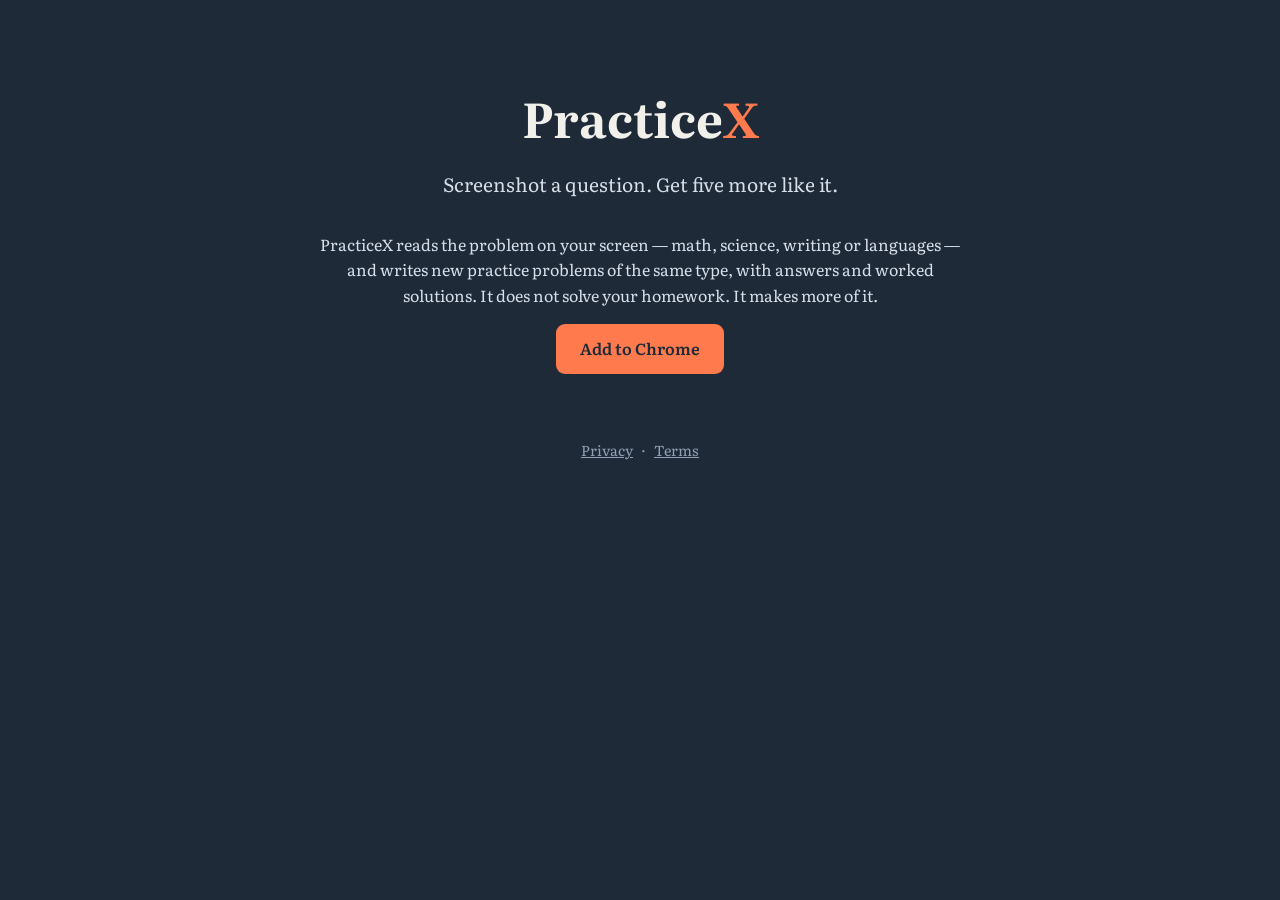
<file: docs/index.html>
<!doctype html>
<html lang="en">
<head>
<meta charset="utf-8">
<meta name="viewport" content="width=device-width, initial-scale=1">
<title>PracticeX</title>
<link href="https://fonts.googleapis.com/css2?family=Literata:opsz,wght@7..72,400;7..72,600;7..72,700&display=swap" rel="stylesheet">
<style>
  :root { --slate:#1E2A38; --fog:#D6DEE8; --coral:#FF7A4D; --bone:#F2F0EA; --mist:#8FA0B4; }
  body { margin:0; background:var(--slate); color:var(--fog); font-family:'Literata',Georgia,serif; line-height:1.6; }
  main { max-width:640px; margin:0 auto; padding:80px 20px; text-align:center; }
  h1 { font-size:3rem; color:var(--bone); margin:0; } h1 span { color:var(--coral); }
  p.tag { font-size:1.2rem; margin:12px 0 32px; }
  a.btn { display:inline-block; background:var(--coral); color:var(--slate); padding:12px 24px; border-radius:9px; text-decoration:none; font-weight:600; }
  footer { margin-top:64px; color:var(--mist); font-size:.9rem; } footer a { color:var(--mist); margin:0 8px; }
</style>
</head>
<body>
<main>
<h1>Practice<span>X</span></h1>
<p class="tag">Screenshot a question. Get five more like it.</p>
<p>PracticeX reads the problem on your screen — math, science, writing or languages — and writes new practice problems of the same type, with answers and worked solutions. It does not solve your homework. It makes more of it.</p>
<a class="btn" href="#">Add to Chrome</a>
<footer><a href="privacy.html">Privacy</a>·<a href="terms.html">Terms</a></footer>
</main>
</body>
</html>
</file>
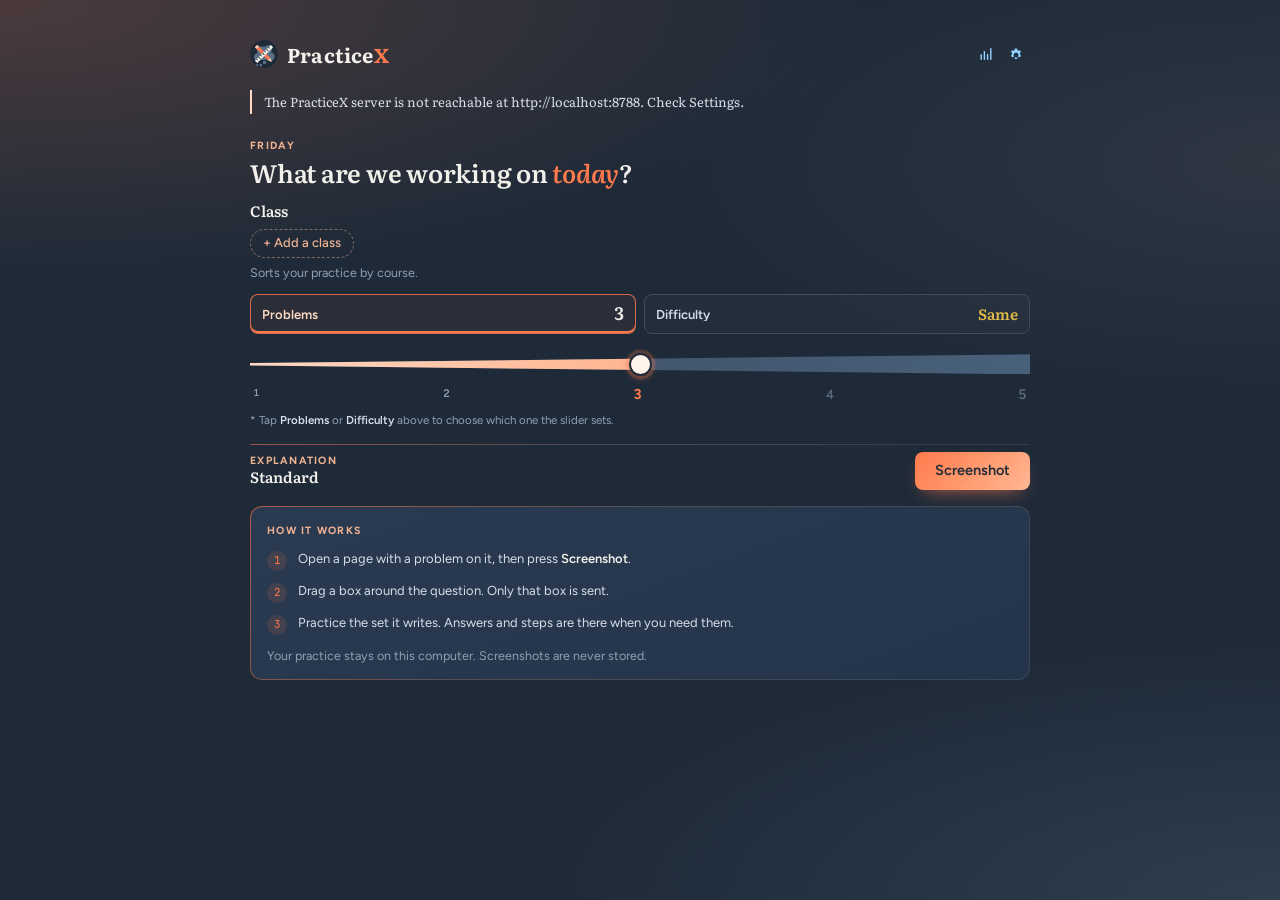
<file: dev/preview.html>
<!doctype html>
<html>
<head>
<meta charset="utf-8">
<meta name="viewport" content="width=device-width, initial-scale=1">
<!-- Same script rules as a Manifest V3 extension page: no inline scripts, no eval. -->
<meta http-equiv="Content-Security-Policy" content="script-src 'self'">
<title>PracticeX panel preview</title>
<base href="/extension/">
<script src="/dev/mock-chrome.js"></script>
<script src="/dev/boot.js?v=2" type="module"></script>
</head>
<body></body>
</html>
</file>
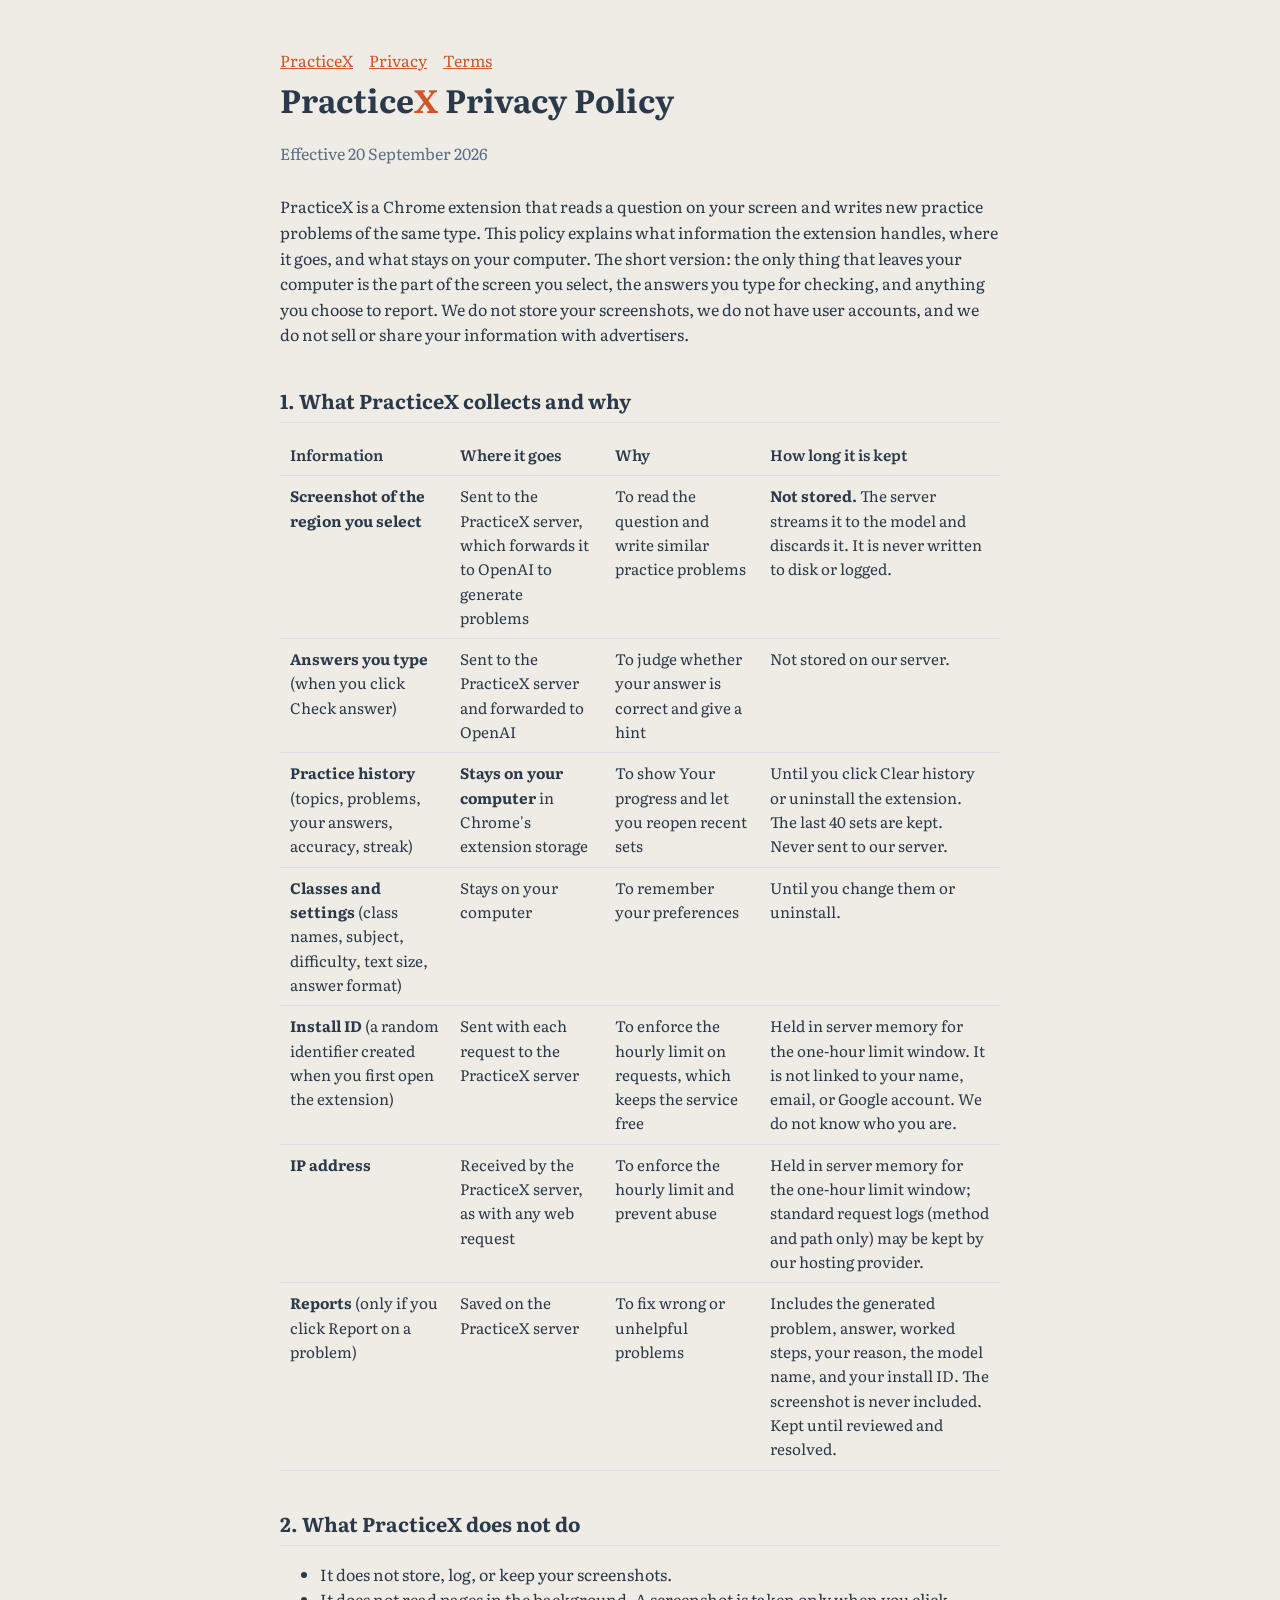
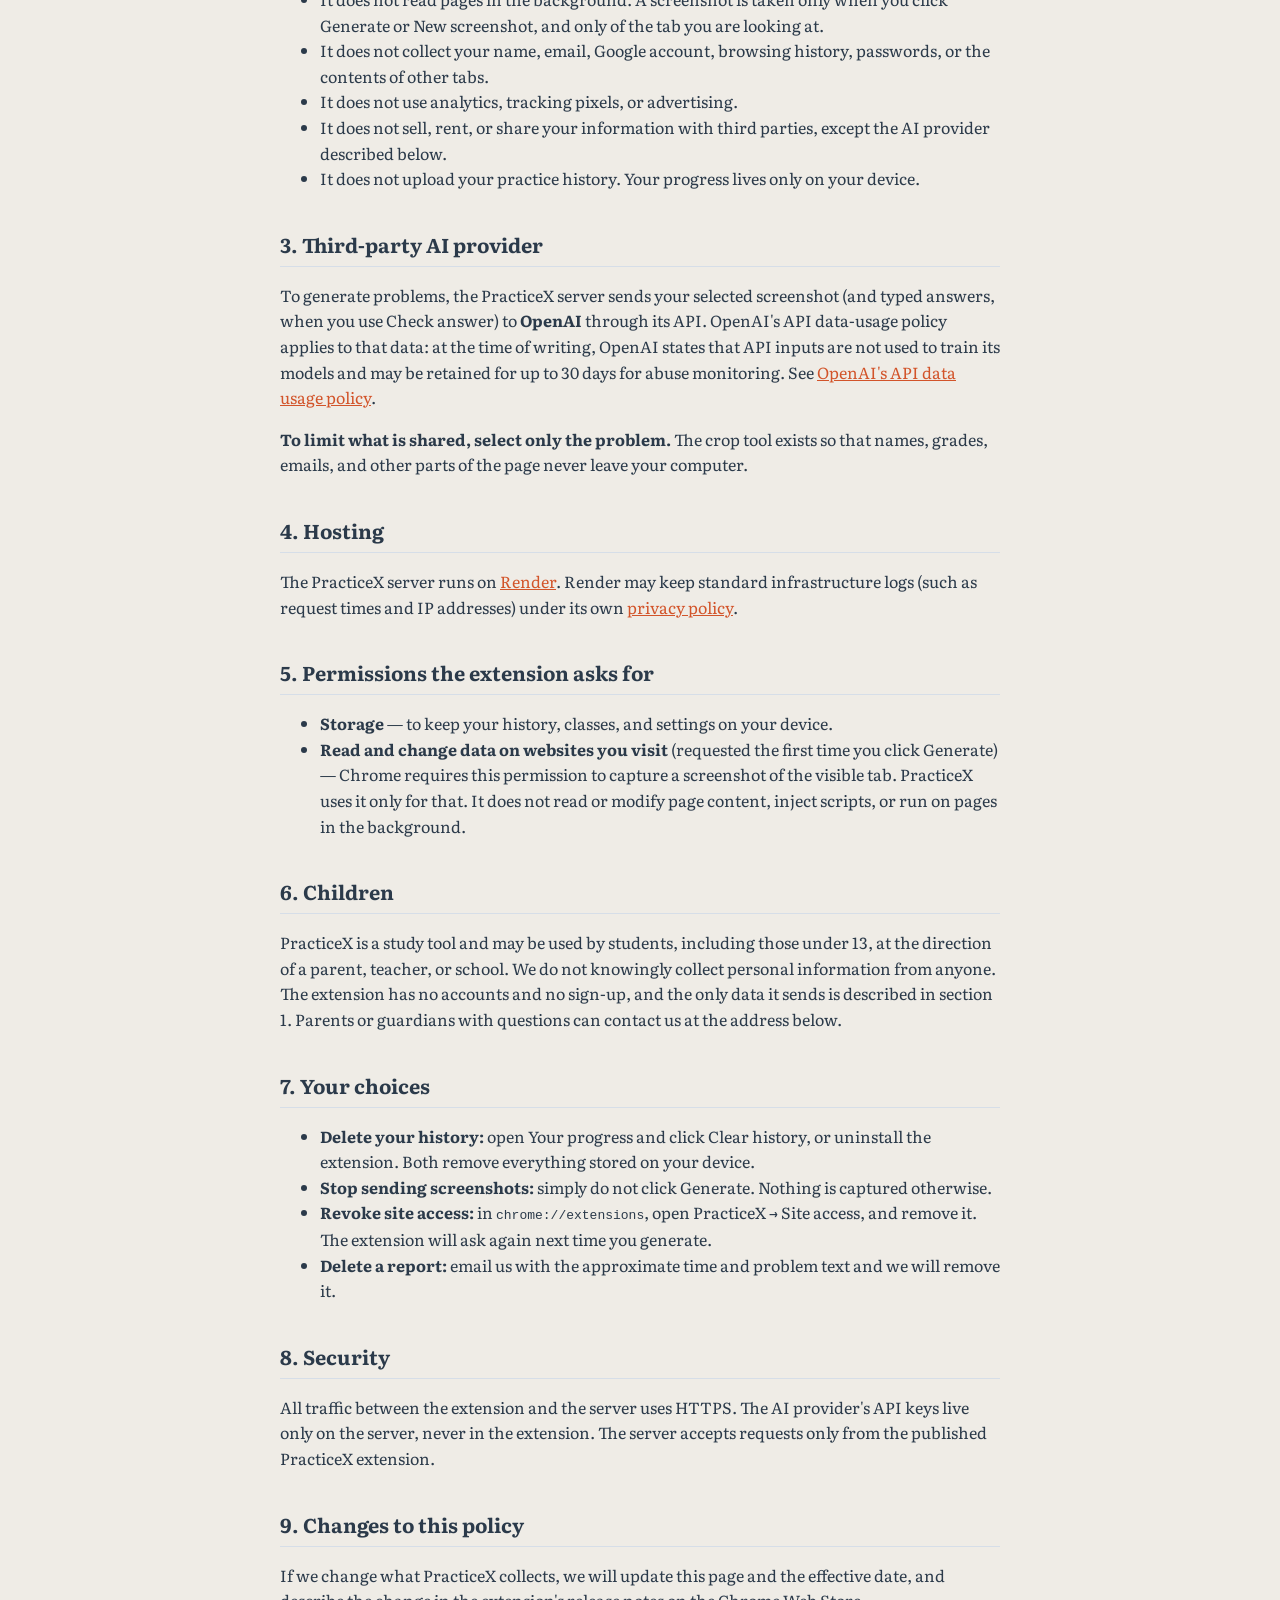
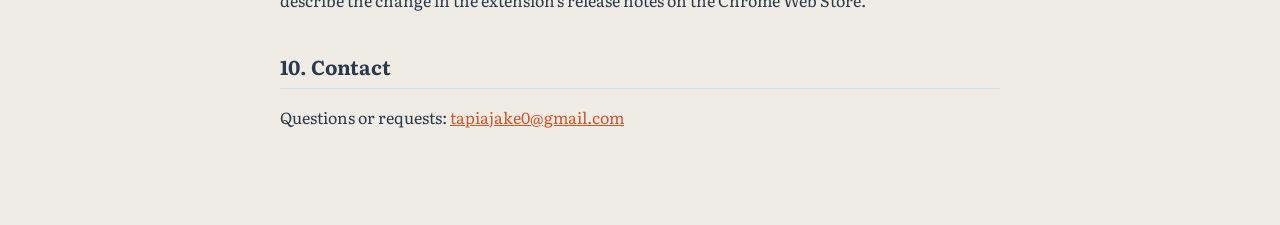
<file: docs/privacy.html>
<!doctype html>
<html lang="en">
<head>
<meta charset="utf-8">
<meta name="viewport" content="width=device-width, initial-scale=1">
<title>PracticeX Privacy Policy</title>
<link href="https://fonts.googleapis.com/css2?family=Literata:opsz,wght@7..72,400;7..72,600;7..72,700&display=swap" rel="stylesheet">
<style>
  :root { --paper:#EFECE6; --ink:#2B3A4A; --coral:#D2542A; --line:#D6DEE8; }
  body { margin:0; background:var(--paper); color:var(--ink); font-family:'Literata',Georgia,serif; line-height:1.6; }
  main { max-width:720px; margin:0 auto; padding:48px 20px 80px; }
  h1 { font-size:2rem; margin:0 0 4px; } h1 span { color:var(--coral); }
  h2 { font-size:1.25rem; margin:36px 0 8px; border-bottom:1px solid var(--line); padding-bottom:6px; }
  .meta { color:#5A6E86; margin-bottom:28px; }
  table { border-collapse:collapse; width:100%; margin:12px 0; font-size:.95rem; }
  th, td { text-align:left; vertical-align:top; padding:8px 10px; border-bottom:1px solid var(--line); }
  th { font-weight:600; }
  a { color:var(--coral); }
  nav a { margin-right:16px; }
</style>
</head>
<body>
<main>
<nav><a href="index.html">PracticeX</a><a href="privacy.html">Privacy</a><a href="terms.html">Terms</a></nav>
<h1>Practice<span>X</span> Privacy Policy</h1>
<p class="meta">Effective 20 September 2026</p>

<p>PracticeX is a Chrome extension that reads a question on your screen and writes new practice problems of the same type. This policy explains what information the extension handles, where it goes, and what stays on your computer. The short version: the only thing that leaves your computer is the part of the screen you select, the answers you type for checking, and anything you choose to report. We do not store your screenshots, we do not have user accounts, and we do not sell or share your information with advertisers.</p>

<h2>1. What PracticeX collects and why</h2>
<table>
<tr><th>Information</th><th>Where it goes</th><th>Why</th><th>How long it is kept</th></tr>
<tr><td><strong>Screenshot of the region you select</strong></td><td>Sent to the PracticeX server, which forwards it to OpenAI to generate problems</td><td>To read the question and write similar practice problems</td><td><strong>Not stored.</strong> The server streams it to the model and discards it. It is never written to disk or logged.</td></tr>
<tr><td><strong>Answers you type</strong> (when you click Check answer)</td><td>Sent to the PracticeX server and forwarded to OpenAI</td><td>To judge whether your answer is correct and give a hint</td><td>Not stored on our server.</td></tr>
<tr><td><strong>Practice history</strong> (topics, problems, your answers, accuracy, streak)</td><td><strong>Stays on your computer</strong> in Chrome's extension storage</td><td>To show Your progress and let you reopen recent sets</td><td>Until you click Clear history or uninstall the extension. The last 40 sets are kept. Never sent to our server.</td></tr>
<tr><td><strong>Classes and settings</strong> (class names, subject, difficulty, text size, answer format)</td><td>Stays on your computer</td><td>To remember your preferences</td><td>Until you change them or uninstall.</td></tr>
<tr><td><strong>Install ID</strong> (a random identifier created when you first open the extension)</td><td>Sent with each request to the PracticeX server</td><td>To enforce the hourly limit on requests, which keeps the service free</td><td>Held in server memory for the one-hour limit window. It is not linked to your name, email, or Google account. We do not know who you are.</td></tr>
<tr><td><strong>IP address</strong></td><td>Received by the PracticeX server, as with any web request</td><td>To enforce the hourly limit and prevent abuse</td><td>Held in server memory for the one-hour limit window; standard request logs (method and path only) may be kept by our hosting provider.</td></tr>
<tr><td><strong>Reports</strong> (only if you click Report on a problem)</td><td>Saved on the PracticeX server</td><td>To fix wrong or unhelpful problems</td><td>Includes the generated problem, answer, worked steps, your reason, the model name, and your install ID. The screenshot is never included. Kept until reviewed and resolved.</td></tr>
</table>

<h2>2. What PracticeX does not do</h2>
<ul>
  <li>It does not store, log, or keep your screenshots.</li>
  <li>It does not read pages in the background. A screenshot is taken only when you click Generate or New screenshot, and only of the tab you are looking at.</li>
  <li>It does not collect your name, email, Google account, browsing history, passwords, or the contents of other tabs.</li>
  <li>It does not use analytics, tracking pixels, or advertising.</li>
  <li>It does not sell, rent, or share your information with third parties, except the AI provider described below.</li>
  <li>It does not upload your practice history. Your progress lives only on your device.</li>
</ul>

<h2>3. Third-party AI provider</h2>
<p>To generate problems, the PracticeX server sends your selected screenshot (and typed answers, when you use Check answer) to <strong>OpenAI</strong> through its API. OpenAI's API data-usage policy applies to that data: at the time of writing, OpenAI states that API inputs are not used to train its models and may be retained for up to 30 days for abuse monitoring. See <a href="https://openai.com/policies/api-data-usage-policies">OpenAI's API data usage policy</a>.</p>
<p><strong>To limit what is shared, select only the problem.</strong> The crop tool exists so that names, grades, emails, and other parts of the page never leave your computer.</p>

<h2>4. Hosting</h2>
<p>The PracticeX server runs on <a href="https://render.com">Render</a>. Render may keep standard infrastructure logs (such as request times and IP addresses) under its own <a href="https://render.com/privacy">privacy policy</a>.</p>

<h2>5. Permissions the extension asks for</h2>
<ul>
  <li><strong>Storage</strong> — to keep your history, classes, and settings on your device.</li>
  <li><strong>Read and change data on websites you visit</strong> (requested the first time you click Generate) — Chrome requires this permission to capture a screenshot of the visible tab. PracticeX uses it only for that. It does not read or modify page content, inject scripts, or run on pages in the background.</li>
</ul>

<h2>6. Children</h2>
<p>PracticeX is a study tool and may be used by students, including those under 13, at the direction of a parent, teacher, or school. We do not knowingly collect personal information from anyone. The extension has no accounts and no sign-up, and the only data it sends is described in section 1. Parents or guardians with questions can contact us at the address below.</p>

<h2>7. Your choices</h2>
<ul>
  <li><strong>Delete your history:</strong> open Your progress and click Clear history, or uninstall the extension. Both remove everything stored on your device.</li>
  <li><strong>Stop sending screenshots:</strong> simply do not click Generate. Nothing is captured otherwise.</li>
  <li><strong>Revoke site access:</strong> in <code>chrome://extensions</code>, open PracticeX &rarr; Site access, and remove it. The extension will ask again next time you generate.</li>
  <li><strong>Delete a report:</strong> email us with the approximate time and problem text and we will remove it.</li>
</ul>

<h2>8. Security</h2>
<p>All traffic between the extension and the server uses HTTPS. The AI provider's API keys live only on the server, never in the extension. The server accepts requests only from the published PracticeX extension.</p>

<h2>9. Changes to this policy</h2>
<p>If we change what PracticeX collects, we will update this page and the effective date, and describe the change in the extension's release notes on the Chrome Web Store.</p>

<h2>10. Contact</h2>
<p>Questions or requests: <a href="mailto:tapiajake0@gmail.com">tapiajake0@gmail.com</a></p>
</main>
</body>
</html>
</file>
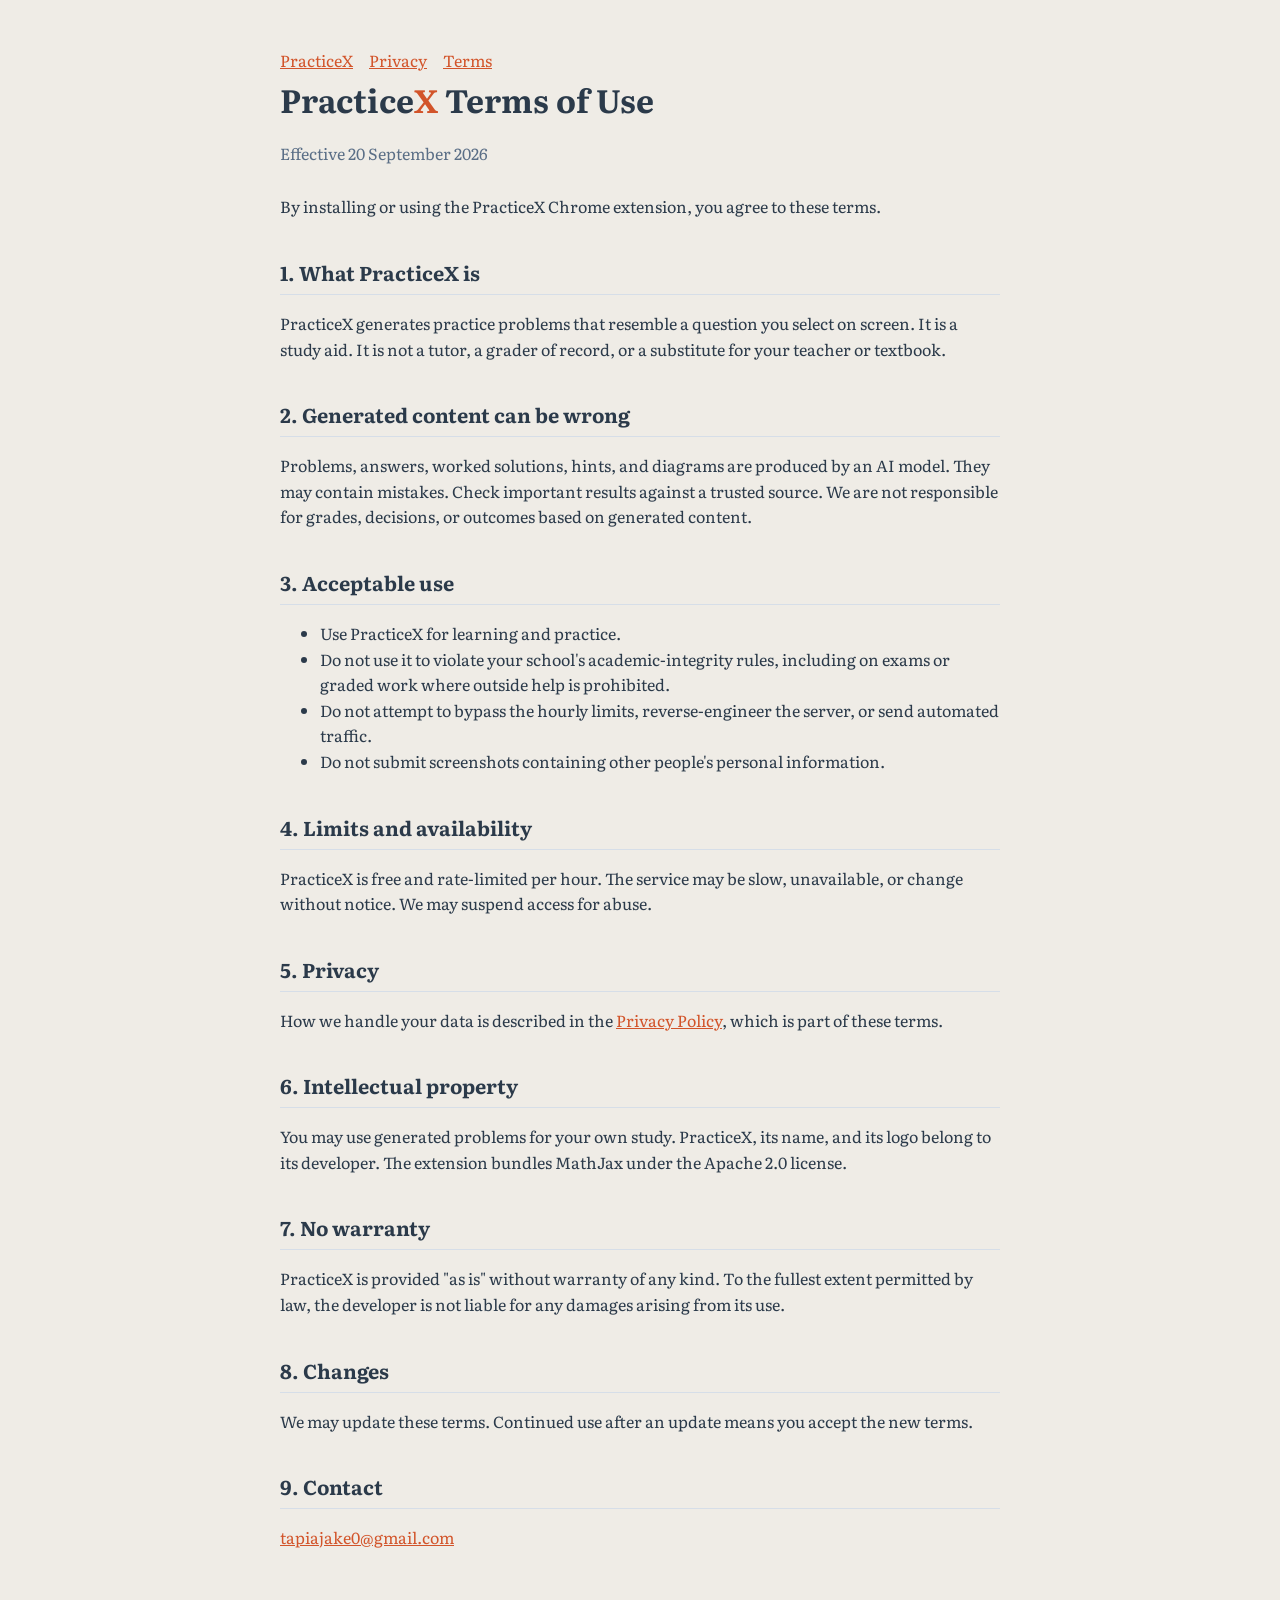
<file: docs/terms.html>
<!doctype html>
<html lang="en">
<head>
<meta charset="utf-8">
<meta name="viewport" content="width=device-width, initial-scale=1">
<title>PracticeX Terms of Use</title>
<link href="https://fonts.googleapis.com/css2?family=Literata:opsz,wght@7..72,400;7..72,600;7..72,700&display=swap" rel="stylesheet">
<style>
  :root { --paper:#EFECE6; --ink:#2B3A4A; --coral:#D2542A; --line:#D6DEE8; }
  body { margin:0; background:var(--paper); color:var(--ink); font-family:'Literata',Georgia,serif; line-height:1.6; }
  main { max-width:720px; margin:0 auto; padding:48px 20px 80px; }
  h1 { font-size:2rem; margin:0 0 4px; } h1 span { color:var(--coral); }
  h2 { font-size:1.25rem; margin:36px 0 8px; border-bottom:1px solid var(--line); padding-bottom:6px; }
  .meta { color:#5A6E86; margin-bottom:28px; }
  a { color:var(--coral); } nav a { margin-right:16px; }
</style>
</head>
<body>
<main>
<nav><a href="index.html">PracticeX</a><a href="privacy.html">Privacy</a><a href="terms.html">Terms</a></nav>
<h1>Practice<span>X</span> Terms of Use</h1>
<p class="meta">Effective 20 September 2026</p>

<p>By installing or using the PracticeX Chrome extension, you agree to these terms.</p>

<h2>1. What PracticeX is</h2>
<p>PracticeX generates practice problems that resemble a question you select on screen. It is a study aid. It is not a tutor, a grader of record, or a substitute for your teacher or textbook.</p>

<h2>2. Generated content can be wrong</h2>
<p>Problems, answers, worked solutions, hints, and diagrams are produced by an AI model. They may contain mistakes. Check important results against a trusted source. We are not responsible for grades, decisions, or outcomes based on generated content.</p>

<h2>3. Acceptable use</h2>
<ul>
  <li>Use PracticeX for learning and practice.</li>
  <li>Do not use it to violate your school's academic-integrity rules, including on exams or graded work where outside help is prohibited.</li>
  <li>Do not attempt to bypass the hourly limits, reverse-engineer the server, or send automated traffic.</li>
  <li>Do not submit screenshots containing other people's personal information.</li>
</ul>

<h2>4. Limits and availability</h2>
<p>PracticeX is free and rate-limited per hour. The service may be slow, unavailable, or change without notice. We may suspend access for abuse.</p>

<h2>5. Privacy</h2>
<p>How we handle your data is described in the <a href="privacy.html">Privacy Policy</a>, which is part of these terms.</p>

<h2>6. Intellectual property</h2>
<p>You may use generated problems for your own study. PracticeX, its name, and its logo belong to its developer. The extension bundles MathJax under the Apache 2.0 license.</p>

<h2>7. No warranty</h2>
<p>PracticeX is provided "as is" without warranty of any kind. To the fullest extent permitted by law, the developer is not liable for any damages arising from its use.</p>

<h2>8. Changes</h2>
<p>We may update these terms. Continued use after an update means you accept the new terms.</p>

<h2>9. Contact</h2>
<p><a href="mailto:tapiajake0@gmail.com">tapiajake0@gmail.com</a></p>
</main>
</body>
</html>
</file>
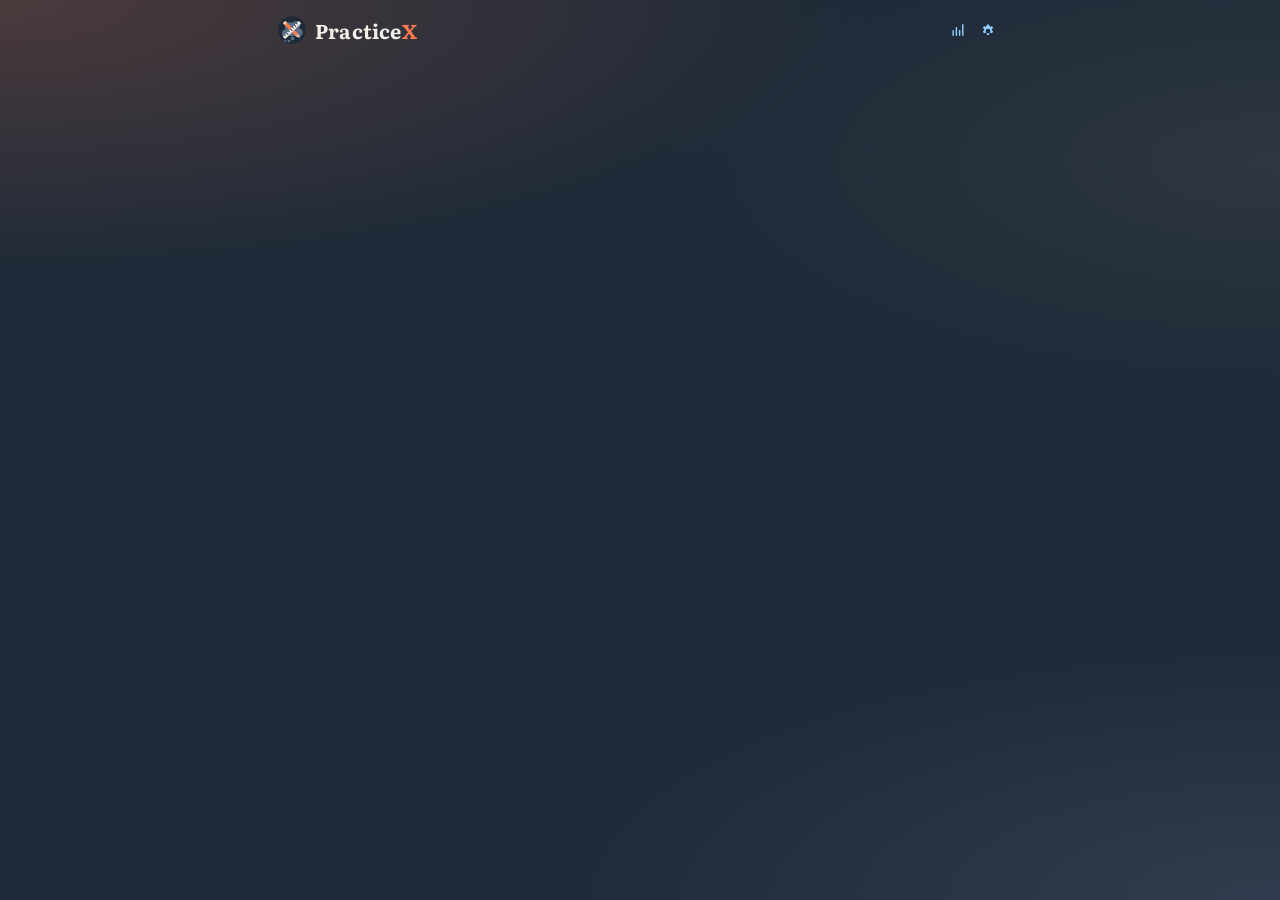
<file: extension/panel.html>
<!doctype html>
<html lang="en">
<head>
  <meta charset="utf-8">
  <meta name="viewport" content="width=device-width, initial-scale=1">
  <title>PracticeX</title>
  <script src="theme-boot.js"></script>
  <link rel="preconnect" href="https://fonts.googleapis.com">
  <link rel="preconnect" href="https://fonts.gstatic.com" crossorigin>
  <link href="https://fonts.googleapis.com/css2?family=Literata:ital,opsz,wght@0,7..72,400;0,7..72,600;0,7..72,700;1,7..72,600&family=Figtree:wght@400;500;600;700&family=JetBrains+Mono:wght@400;500&family=STIX+Two+Text:ital,wght@0,400;0,600;1,400&display=swap" rel="stylesheet">
  <link rel="stylesheet" href="tokens.css">
  <link rel="stylesheet" href="panel.css">
  <script src="mathjax-config.js"></script>
  <script src="vendor/mathjax/tex-svg-full.js" defer></script>
</head>
<body>
  <div class="splash" id="splash">
    <img class="splash-mark" src="logo/icon.svg" width="76" height="76" alt="">
    <span class="splash-word">Practice<span class="x">X</span></span>
    <span class="splash-tag">Screenshot a question. Get more like it.</span>
  </div>
  <main class="panel">
    <header class="head">
      <button class="home-link" id="go-home" type="button" title="Home" aria-label="PracticeX home">
        <img class="mark" src="logo/icon.svg" width="28" height="28" alt="">
        <span class="wordmark">Practice<span class="x">X</span></span>
      </button>
      <div class="head-tools">
        <button class="icon-btn" id="open-history" title="Your progress" aria-label="Your progress">
          <svg viewBox="0 0 20 20" width="16" height="16" aria-hidden="true"><path fill="none" stroke="currentColor" stroke-width="1.8" stroke-linecap="round" d="M4 16.5V11M8 16.5V7M12 16.5v-6M16 16.5V3.5"/></svg>
        </button>
        <button class="icon-btn" id="open-settings" title="Settings" aria-label="Settings">
          <svg viewBox="0 0 20 20" width="16" height="16" aria-hidden="true"><path fill="currentColor" d="M11.3 1.5l.4 2.1c.5.2 1 .5 1.4.8l2-.7 1.3 2.2-1.6 1.4c.1.5.1 1.1 0 1.6l1.6 1.4-1.3 2.2-2-.7c-.4.3-.9.6-1.4.8l-.4 2.1H8.7l-.4-2.1c-.5-.2-1-.5-1.4-.8l-2 .7-1.3-2.2 1.6-1.4a4.6 4.6 0 010-1.6L3.6 5.9l1.3-2.2 2 .7c.4-.3.9-.6 1.4-.8l.4-2.1h2.6zM10 7a3 3 0 100 6 3 3 0 000-6z" transform="translate(0 1.5)"/></svg>
        </button>
      </div>
    </header>

    <p class="notice" id="notice" hidden></p>

    <!-- Start -->
    <section class="view" id="view-start" hidden>
      <div class="hello">
        <span class="eyebrow" id="hello-eyebrow"></span>
        <h1 class="hello-title">What are we working on <i>today</i>?</h1>
      </div>
      <div class="controls">
        <div class="field" id="class-field">
          <div class="row-label">
            <span class="label">Class</span>
            <button class="link mono" id="edit-classes" hidden>Edit</button>
          </div>
          <div class="chips classes" id="classes" role="radiogroup" aria-label="Class"></div>
          <form class="add-class" id="add-class" hidden>
            <input class="input" id="class-name" maxlength="40" placeholder="Class name" aria-label="Class name">
            <div class="add-class-row">
              <select class="select" id="class-subject" aria-label="Subject"></select>
              <button class="btn secondary" id="save-class" type="submit">Add</button>
              <button class="link mono" id="cancel-class" type="button">Cancel</button>
            </div>
          </form>
          <p class="hint" id="class-hint"></p>
        </div>
        <div class="field slider-field" id="slider-field">
          <div class="pickers" role="tablist" aria-label="What the slider sets">
            <button type="button" class="picker" id="pick-count" data-slider="count" role="tab" aria-selected="true" aria-controls="count-body">
              <span class="picker-key">Problems</span>
              <span class="picker-val count-readout mono" id="count-readout">3</span>
            </button>
            <button type="button" class="picker" id="pick-difficulty" data-slider="difficulty" role="tab" aria-selected="false" aria-controls="diff-body">
              <span class="picker-key">Difficulty</span>
              <span class="picker-val diff-readout" id="diff-readout">Same</span>
            </button>
          </div>
          <div class="slider-stack">
            <div class="slider-body" id="count-body">
              <div class="count" id="count-wrap">
                <div class="wedge"><div class="wedge-fill"></div></div>
                <input type="range" id="count" min="1" max="5" step="1" aria-label="Number of problems">
              </div>
              <div class="count-ticks" id="count-ticks" aria-hidden="true">
                <span>1</span><span>2</span><span>3</span><span>4</span><span>5</span>
              </div>
            </div>
            <div class="slider-body" id="diff-body">
              <div class="diff" id="diff-wrap">
                <div class="diff-track" aria-hidden="true"></div>
                <input type="range" id="difficulty" min="0" max="100" step="1" aria-label="Difficulty">
              </div>
              <div class="diff-ticks" id="diff-ticks" aria-hidden="true">
                <span>Easy</span><span>Same</span><span>Hard</span>
              </div>
            </div>
          </div>
          <p class="slider-tip" id="slider-tip" hidden>* Tap <b>Problems</b> or <b>Difficulty</b> above to choose which one the slider sets.</p>
          <div class="current-settings" id="current-settings">
            <div class="cs-cell"><span class="cs-key">Explanation</span><span class="cs-val" id="cs-verbosity">Standard</span></div>
            <button class="btn primary" id="generate">Screenshot</button>
          </div>
        </div>
      </div>
      <div class="first-run" id="first-run" hidden>
        <span class="label">How it works</span>
        <ol class="steps-list">
          <li><span class="sn">1</span><span>Open a page with a problem on it, then press <b>Screenshot</b>.</span></li>
          <li><span class="sn">2</span><span>Drag a box around the question. Only that box is sent.</span></li>
          <li><span class="sn">3</span><span>Practice the set it writes. Answers and steps are there when you need them.</span></li>
        </ol>
        <p class="hint">Your practice stays on this computer. Screenshots are never stored.</p>
      </div>
      <div class="recent" id="recent" hidden>
        <div class="row-label">
          <span class="label">Recent practice</span>
          <button class="link mono" id="recent-all">See progress</button>
        </div>
        <ul class="sets" id="recent-sets"></ul>
        <div class="week" id="week" hidden>
          <span class="week-cell"><b id="week-sets">0</b>sets this week</span>
          <span class="week-cell"><b id="week-solved">0</b>solved</span>
          <span class="week-cell"><b id="week-streak">0</b>day streak</span>
        </div>
      </div>
    </section>

    <!-- Crop -->
    <section class="view" id="view-crop" hidden>
      <span class="label">Select the problem</span>
      <div class="crop" id="crop">
        <img id="shot" alt="Screenshot of the current page">
        <div class="crop-box" id="crop-box" hidden></div>
      </div>
      <div class="crop-bar">
        <p class="hint">Only the box you drag is sent.</p>
        <div class="actions">
          <button class="btn primary" id="send-crop">Generate</button>
          <button class="btn secondary" id="send-whole">Whole page</button>
          <button class="btn ghost-btn" id="cancel-crop">Cancel</button>
        </div>
      </div>
    </section>

    <!-- Problem -->
    <section class="view" id="view-problem" hidden>
      <div class="q-head">
        <div class="row-label">
          <span class="label" id="q-label"></span>
          <span class="label topic" id="q-topic"></span>
        </div>
        <div class="progress" id="q-progress" role="group" aria-label="Questions in this set"></div>
      </div>
      <div class="card question-card">
        <div class="typing" id="typing" hidden>
          <div class="typing-head">
            <span class="typing-mark" aria-hidden="true">
              <svg viewBox="0 0 20 20" width="17" height="17"><path fill="none" stroke="currentColor" stroke-width="1.7" stroke-linecap="round" stroke-linejoin="round" d="M3 15.4 5.1 15l8.4-8.4a1.5 1.5 0 0 0 0-2.1l-.9-.9a1.5 1.5 0 0 0-2.1 0L2.1 12l-.4 2.1z"/></svg>
            </span>
            <span class="label" id="typing-label">Reading the problem</span>
            <span class="dots" aria-hidden="true"><i></i><i></i><i></i></span>
          </div>
          <p class="typing-note" id="typing-note">Reading what is on screen</p>
          <div class="skeleton" aria-hidden="true">
            <span class="sk-line"></span><span class="sk-line"></span><span class="sk-line short"></span>
          </div>
        </div>
        <div class="content question" id="question"></div>
        <button class="diagram-btn" id="diagram-toggle" data-figure="drawing" hidden>
          <svg class="ico-drawing" viewBox="0 0 20 20" width="15" height="15" aria-hidden="true"><path fill="none" stroke="currentColor" stroke-width="1.6" stroke-linecap="round" stroke-linejoin="round" d="M3 17V3M3 17h14M5.5 13.5l4-5 3 2.5 4-6"/></svg>
          <svg class="ico-table" viewBox="0 0 20 20" width="15" height="15" aria-hidden="true"><path fill="none" stroke="currentColor" stroke-width="1.6" stroke-linejoin="round" d="M3 4.5h14v11H3zM3 8.5h14M8.5 8.5v7"/></svg>
          <span id="diagram-toggle-label">View diagram</span>
        </button>
        <div class="diagram-wrap" id="diagram" hidden></div>
      </div>

      <div class="options" id="options" role="group" aria-label="Answer options" hidden></div>

      <div class="field" id="attempt-field">
        <label class="label" for="attempt">Your answer</label>
        <div class="attempt-box" id="attempt-box">
          <input class="input mono" id="attempt" autocomplete="off" spellcheck="false" placeholder="Type it to check, or just view the answer.">
        </div>
        <div class="check-result" id="check-result" hidden>
          <span class="label verdict" id="check-verdict"></span>
          <div class="content" id="check-feedback"></div>
        </div>
      </div>

      <div class="reveal" id="reveal" hidden>
        <div class="row-label">
          <span class="label">Answer</span>
          <span class="label match" id="match" hidden>Matches yours</span>
        </div>
        <div class="content answer" id="answer"></div>

        <div class="work" id="work" hidden>
          <section class="work-part">
            <span class="label">Approach</span>
            <div class="content" id="approach"></div>
          </section>
          <section class="work-part">
            <div class="row-label">
              <span class="label">Working</span>
              <button class="link mono" id="toggle-steps">Open all</button>
            </div>
            <ol class="steps" id="steps"></ol>
          </section>
          <section class="work-part">
            <span class="label">Check</span>
            <div class="content" id="check"></div>
          </section>
          <section class="work-part mistake">
            <span class="label">Common mistake</span>
            <div class="content" id="mistake"></div>
          </section>
        </div>
      </div>

      <div class="actions" id="problem-actions"></div>
      <p class="stream-status label" id="stream-status" hidden></p>

      <button class="help-card" id="open-prereq">
        <span class="help-icon" aria-hidden="true">
          <svg viewBox="0 0 24 24" width="20" height="20"><path fill="none" stroke="currentColor" stroke-width="1.7" stroke-linecap="round" stroke-linejoin="round" d="M9 18h6M10 21h4M12 3a6 6 0 00-3.6 10.8c.6.5 1 1.2 1.1 2V16h5v-.2c.1-.8.5-1.5 1.1-2A6 6 0 0012 3z"/></svg>
        </span>
        <span class="help-text">
          <span class="help-title">Struggling? Learn the basics</span>
          <span class="help-sub">The skills this one builds on.</span>
        </span>
        <svg class="help-arrow" viewBox="0 0 12 12" width="12" height="12" aria-hidden="true"><path d="M4 2l4 4-4 4" fill="none" stroke="currentColor" stroke-width="1.6" stroke-linecap="round" stroke-linejoin="round"/></svg>
      </button>

      <div class="report-row">
        <button class="btn secondary restart-btn" id="start-over">
          <svg viewBox="0 0 20 20" width="15" height="15" aria-hidden="true"><path fill="none" stroke="currentColor" stroke-width="1.8" stroke-linecap="round" stroke-linejoin="round" d="M16.5 10a6.5 6.5 0 1 1-1.9-4.6M16.5 3v3.2h-3.2"/></svg>
          Start over
        </button>
        <button class="link mono" id="open-report">Report a problem</button>
      </div>
      <div class="report" id="report" hidden>
        <span class="label">What is wrong with it</span>
        <div class="chips" id="report-reasons">
          <button data-reason="question">Question is broken</button>
          <button data-reason="answer">Answer is wrong</button>
          <button data-reason="work">Work is wrong</button>
          <button data-reason="diagram">Diagram is wrong</button>
          <button data-reason="off-topic">Not the same type</button>
        </div>
      </div>

      <nav class="nav-bar" aria-label="Problem set">
        <button class="nav-btn" id="prev">
          <svg viewBox="0 0 20 20" width="16" height="16" aria-hidden="true"><path d="M12.5 4.5L7 10l5.5 5.5" fill="none" stroke="currentColor" stroke-width="1.8" stroke-linecap="round" stroke-linejoin="round"/></svg>
          <span>Previous</span>
        </button>
        <button class="nav-btn" id="new-set">
          <svg viewBox="0 0 20 20" width="16" height="16" aria-hidden="true"><path d="M3 7.5A1.5 1.5 0 014.5 6h2l1.2-2h4.6l1.2 2h2A1.5 1.5 0 0117 7.5v7a1.5 1.5 0 01-1.5 1.5h-11A1.5 1.5 0 013 14.5z M10 13.2a2.7 2.7 0 100-5.4 2.7 2.7 0 000 5.4z" fill="none" stroke="currentColor" stroke-width="1.5" stroke-linejoin="round"/></svg>
          <span>New screenshot</span>
        </button>
        <button class="nav-btn" id="next">
          <svg viewBox="0 0 20 20" width="16" height="16" aria-hidden="true"><path d="M7.5 4.5L13 10l-5.5 5.5" fill="none" stroke="currentColor" stroke-width="1.8" stroke-linecap="round" stroke-linejoin="round"/></svg>
          <span>Next</span>
        </button>
      </nav>
    </section>

    <!-- Prerequisite -->
    <section class="view" id="view-prereq" hidden>
      <span class="label" id="prereq-label">Before this</span>
      <div class="content" id="prereq-summary"></div>
      <div id="prereq-list" class="prereq-list"></div>
      <div id="prereq-videos-wrap">
        <span class="label">Lessons</span>
        <ul class="videos" id="prereq-videos"></ul>
      </div>
      <div class="actions">
        <button class="btn secondary" id="prereq-back">Back to the question</button>
      </div>
    </section>

    <!-- Progress and history -->
    <section class="view" id="view-history" hidden>
      <span class="label">Your progress</span>
      <div class="stats">
        <div class="stat" title="Answers marked correct">
          <span class="stat-num mono" id="stat-solved">0</span>
          <span class="label">Solved</span>
        </div>
        <div class="stat" title="How many you got right first try">
          <span class="stat-num mono" id="stat-accuracy">–</span>
          <span class="label">Accuracy</span>
        </div>
        <div class="stat" title="Days in a row you have practiced">
          <span class="stat-num mono" id="stat-streak">0</span>
          <span class="label">Day streak</span>
        </div>
      </div>
      <div class="insight" id="insight" hidden>
        <div class="insight-row best" id="insight-best">
          <span class="insight-tag">Strongest</span>
          <span class="insight-name" id="insight-best-name"></span>
          <span class="insight-score mono" id="insight-best-score"></span>
        </div>
        <div class="insight-row worst" id="insight-worst">
          <span class="insight-tag">Needs work</span>
          <span class="insight-name" id="insight-worst-name"></span>
          <span class="insight-score mono" id="insight-worst-score"></span>
        </div>
        <p class="hint" id="insight-hint" hidden></p>
      </div>
      <p class="hint" id="history-empty">Sets you generate show up here. Nothing leaves this device.</p>
      <div class="history-part" id="folders-wrap">
        <span class="label">By subject</span>
        <ul class="folders" id="folders"></ul>
      </div>
      <div class="actions">
        <button class="btn primary back-btn" id="history-back">
          <svg viewBox="0 0 20 20" width="15" height="15" aria-hidden="true"><path fill="none" stroke="currentColor" stroke-width="2" stroke-linecap="round" stroke-linejoin="round" d="M12.5 4.5 7 10l5.5 5.5"/></svg>
          Back
        </button>
      </div>
      <button class="link mono" id="clear-history">Clear history</button>
    </section>

    <!-- Settings -->
    <section class="view" id="view-settings" hidden>
      <span class="label">Settings</span>

      <div class="card settings-group">
        <div class="field">
          <div class="row-label">
            <span class="label">Text size</span>
            <span class="meta mono" id="text-size-value"></span>
          </div>
          <div class="size-row">
            <span class="size-a small" aria-hidden="true">A</span>
            <input type="range" class="size-slider" id="text-size" min="0.85" max="1.8" step="0.05" aria-label="Text size">
            <span class="size-a large" aria-hidden="true">A</span>
          </div>
          <div class="content size-sample" id="size-sample"></div>
        </div>

        <div class="field">
          <span class="label">Explanation</span>
          <div class="segmented" id="verbosity" role="radiogroup" aria-label="Verbosity">
            <button role="radio" data-value="brief">Brief</button>
            <button role="radio" data-value="standard">Standard</button>
            <button role="radio" data-value="detailed">Detailed</button>
          </div>
          <p class="hint" id="verbosity-hint"></p>
        </div>

        <div class="field">
          <div class="row-label">
            <span class="label">Background</span>
            <button class="link mono" id="bg-reset">Reset</button>
          </div>
          <div class="swatches" id="bg-swatches" role="radiogroup" aria-label="Background color"></div>
        </div>
      </div>

      <div class="card settings-group" id="dev-settings" hidden>
        <span class="label">Developer</span>
        <label class="field">
          <span class="label">Model</span>
          <select id="model" class="select"></select>
        </label>
        <label class="field">
          <span class="label">Server</span>
          <input class="input mono" id="server-url" spellcheck="false" placeholder="http://localhost:8787">
        </label>
        <label class="field">
          <span class="label">Founder token</span>
          <input class="input mono" id="founder-token" type="password" spellcheck="false" placeholder="Leave empty for the public tier">
        </label>
        <p class="hint">Unpacked builds only.</p>
      </div>

      <div class="card settings-group">
        <p class="hint">Screenshots go to the PracticeX server and on to the selected model provider. PracticeX does not keep them; the provider's own retention policy applies. Reports keep the generated question, not the screenshot.</p>
      </div>

      <div class="actions">
        <button class="btn primary" id="save-settings">Done</button>
      </div>
      <span class="meta mono" id="settings-status"></span>
      <p class="meta mono version-line" id="version-line"></p>
    </section>
  </main>
  <script src="panel.js" type="module"></script>
</body>
</html>
</file>
<file: extension/tokens.css>
:root {
  /* Core */
  --practicex-slate: #1E2A38;       /* ground, icon disc, popup background */
  --practicex-slate-raised: #26364A;/* cards on slate */
  --practicex-slate-line: #3C4C60;  /* borders, dividers on slate */
  --practicex-coral: #FF7A4D;       /* pencil, the X, primary action — DARK grounds only */
  --practicex-coral-deep: #D2542A;  /* coral on light grounds, links */
  --practicex-bone: #F2F0EA;        /* ruler, wordmark on dark, light surfaces */
  --practicex-cloud: #5A6E86;       /* thought bubble — never text */
  --practicex-peach: #FFD9C2;       /* ferrule + pencil cone, accent only */
  --practicex-mist: #8FA0B4;        /* secondary text on slate, disabled */
  --practicex-fog: #D6DEE8;         /* body copy on slate */
  --practicex-paper: #EFECE6;       /* light page ground */
  --practicex-ink: #2B3A4A;         /* body copy on light */

  /* Type */
  --practicex-font-text: 'Literata', Georgia, serif;
  --practicex-font-mono: 'JetBrains Mono', ui-monospace, monospace;
  --practicex-wordmark-weight: 700;
  --practicex-wordmark-tracking: 0.01em;

  /* Radius / spacing used in the popup mock */
  --practicex-radius-card: 12px;
  --practicex-radius-button: 9px;
  --practicex-radius-panel: 16px;
}
</file>
<file: extension/panel.css>
* { box-sizing: border-box; margin: 0; }

:root {
  --content-scale: 1;
  --content-base: 18px;
  --pop: cubic-bezier(0.34, 1.56, 0.64, 1);
}

html, body { background: var(--practicex-slate); }

body {
  min-width: 300px;
  font-family: var(--practicex-font-text);
  color: var(--practicex-fog);
  font-size: 15px;
  line-height: 1.6;
  -webkit-font-smoothing: antialiased;
}

button, input, select { font: inherit; color: inherit; }
button { cursor: pointer; background: none; border: 0; }
[hidden] { display: none !important; }

.mono { font-family: var(--practicex-font-mono); }

.panel {
  padding: 14px 12px 12px;
  min-height: 100vh;
  display: flex;
  flex-direction: column;
  gap: 12px;
  max-width: 760px;
  margin: 0 auto;
}
@media (min-width: 430px) { .panel { padding: 16px 18px 14px; } }

/* Focus: the same page in a large window. The class follows the window width, not a URL flag. */
body.focus { --content-base: 21px; font-size: 16px; }
body.focus .panel { max-width: 860px; padding: 40px 40px 16px; gap: 22px; }
.icon-btn .exit { display: none; }
body.focus .icon-btn .exit { display: block; }
body.focus .icon-btn .enter { display: none; }

/* Header */
.head { display: flex; align-items: center; gap: 9px; }
.mark { border-radius: 50%; flex: 0 0 auto; }
.wordmark {
  font-size: 20px;
  font-weight: var(--practicex-wordmark-weight);
  letter-spacing: var(--practicex-wordmark-tracking);
  color: var(--practicex-bone);
  line-height: 1;
}
.wordmark .x { color: var(--practicex-coral); }
.head-tools { display: flex; gap: 2px; flex: 0 0 auto; margin-left: auto; }
.icon-btn {
  color: var(--practicex-mist);
  display: grid;
  place-items: center;
  width: 28px;
  height: 28px;
  border-radius: 7px;
}
.icon-btn:hover, .icon-btn[aria-expanded="true"] { color: var(--practicex-fog); background: var(--practicex-slate-raised); }

/* Settings */
.settings-group { gap: 20px; }
.size-row { display: flex; align-items: center; gap: 12px; }
.size-a { font-family: "STIX Two Text", serif; color: var(--practicex-mist); line-height: 1; }
.size-a.small { font-size: 13px; }
.size-a.large { font-size: 21px; }
.size-slider { flex: 1; min-width: 0; accent-color: var(--practicex-fog); }
.size-sample { color: var(--practicex-bone); border-top: 1px solid var(--practicex-slate-line); padding-top: 10px; }

/* Shared pieces */
.view { display: flex; flex-direction: column; gap: 12px; min-width: 0; flex: 1; }

.label {
  font-family: var(--practicex-font-mono);
  font-size: 10px;
  font-weight: 500;
  letter-spacing: 0.16em;
  text-transform: uppercase;
  color: var(--practicex-mist);
}

.card {
  background: var(--practicex-slate-raised);
  border-radius: var(--practicex-radius-card);
  padding: 18px;
  display: flex;
  flex-direction: column;
  gap: 10px;
  min-width: 0;
}

.body { color: var(--practicex-fog); }
.hint { font-size: 13px; color: var(--practicex-mist); line-height: 1.5; }
.meta { font-size: 11px; color: var(--practicex-mist); }
.row-label { display: flex; justify-content: space-between; align-items: baseline; gap: 12px; }

.notice {
  font-size: 13px;
  line-height: 1.5;
  color: var(--practicex-fog);
  border-left: 2px solid var(--practicex-peach);
  padding: 2px 0 2px 12px;
}

/* Problem content: its own typeface so the math reads apart from the interface */
.content {
  font-family: "STIX Two Text", "Times New Roman", serif;
  font-size: calc(var(--content-base) * var(--content-scale));
  line-height: 1.6;
  color: var(--practicex-fog);
  min-width: 0;
  overflow-wrap: anywhere;
}
.content p + p { margin-top: 0.7em; }
.question { color: var(--practicex-bone); }
.answer { color: var(--practicex-bone); font-weight: 600; }
.content mjx-container { color: var(--practicex-bone); }
.content mjx-container[display="true"] {
  display: block;
  margin: 0.55em 0 !important;
  padding: 2px 0 6px;
  max-width: 100%;
  overflow-x: auto;
  overflow-y: hidden;
}
.content .nobr { white-space: nowrap; }
/* Inline math stays inline so punctuation after it does not wrap to a new line. panel.js switches any
   inline formula wider than its paragraph to .too-wide so it scrolls instead of spilling out. */
.content mjx-container:not([display="true"]).too-wide {
  display: inline-block;
  max-width: 100%;
  overflow-x: auto;
  overflow-y: hidden;
  vertical-align: middle;
}

/* Buttons */
.actions { display: flex; gap: 10px; flex-wrap: wrap; }
.btn {
  font-size: 14.5px;
  font-weight: 600;
  padding: 12px 20px;
  border-radius: var(--practicex-radius-button);
  line-height: 1.2;
}
.btn.primary { background: var(--practicex-coral); color: var(--practicex-slate); }
.btn.primary:hover { filter: brightness(1.06); }
.btn.secondary { border: 1px solid var(--practicex-slate-line); color: var(--practicex-fog); }
.btn.secondary:hover { border-color: var(--practicex-mist); }
.btn:disabled { background: var(--practicex-slate-raised); color: var(--practicex-mist); border-color: transparent; cursor: default; filter: none; }
.btn:focus-visible, .link:focus-visible, .segmented button:focus-visible, .chips button:focus-visible, .icon-btn:focus-visible {
  outline: 2px solid var(--practicex-fog);
  outline-offset: 2px;
}

.link { font-size: 11px; color: var(--practicex-mist); text-align: left; padding: 0; }
.link:hover { color: var(--practicex-fog); }
.link:not(.mono) { font-size: 13px; align-self: flex-start; }

/* Form controls */
.controls { display: flex; flex-direction: column; gap: 10px; }
.field { display: flex; flex-direction: column; gap: 5px; }

.select, .input {
  background: var(--practicex-slate);
  border: 1px solid var(--practicex-slate-line);
  border-radius: var(--practicex-radius-button);
  padding: 9px 12px;
  color: var(--practicex-bone);
  font-size: 13px;
  width: 100%;
}
.select { font-family: var(--practicex-font-mono); appearance: none; background-image: linear-gradient(45deg, transparent 50%, var(--practicex-mist) 50%), linear-gradient(135deg, var(--practicex-mist) 50%, transparent 50%); background-position: calc(100% - 17px) 55%, calc(100% - 12px) 55%; background-size: 5px 5px; background-repeat: no-repeat; }
.select:focus, .input:focus { outline: none; border-color: var(--practicex-mist); }
.input::placeholder { color: var(--practicex-mist); opacity: 0.8; }
body.focus .input { font-size: 15px; padding: 11px 14px; }

.segmented {
  display: grid;
  grid-template-columns: repeat(3, 1fr);
  border: 1px solid var(--practicex-slate-line);
  border-radius: 8px;
  padding: 2px;
  gap: 2px;
}
.segmented button { font-size: 13px; font-weight: 600; padding: 6px 0; border-radius: 6px; color: var(--practicex-mist); }
.segmented button[aria-checked="true"] { background: var(--practicex-slate-raised); color: var(--practicex-bone); }

/* Problem count: a wedge that thickens toward 5, with a thumb that swells as it goes */
.slider-field { --v: 3; --t: calc((var(--v) - 1) / 4); --dt: 0.5; --dcolor: #F2C14E; --at: 1; --acolor: #FFD9C2; }
/* All three sliders share one grid cell: the field is always as tall as the tallest, so switching
   between them never moves anything below. Only the chosen one is visible and focusable. */
.slider-stack { display: grid; }
.slider-body {
  grid-area: 1 / 1;
  display: flex;
  flex-direction: column;
  gap: 6px;
  justify-content: center;
  opacity: 0;
  visibility: hidden;
  transform: translateY(4px) scale(0.99);
  transition: opacity 0.13s ease, transform 0.18s var(--pop), visibility 0s linear 0.18s;
}
.slider-body.on {
  opacity: 1;
  visibility: visible;
  transform: none;
  /* Comes in just behind the outgoing one, so the swap reads as one movement. */
  transition: opacity 0.16s ease 0.05s, transform 0.22s var(--pop) 0.05s, visibility 0s;
}
@media (prefers-reduced-motion: reduce) {
  .slider-body, .slider-body.on { transition: opacity 0.12s linear; transform: none; }
}
.count { position: relative; height: 44px; }
.wedge {
  position: absolute;
  left: 0;
  right: 0;
  top: 50%;
  height: 20px;
  transform: translateY(-50%);
  clip-path: polygon(0 44%, 100% 0, 100% 100%, 0 56%);
  background: linear-gradient(90deg, #3c4c60, #48607a);
}
.wedge-fill {
  height: 100%;
  background: linear-gradient(90deg, #cfe2f2 0%, var(--practicex-bone) 45%, var(--practicex-peach) 78%, #ffb38c 100%);
  clip-path: inset(0 calc((1 - var(--t)) * 100%) 0 0);
  transition: clip-path 0.35s var(--pop);
}
.count input {
  position: absolute;
  inset: 0;
  width: 100%;
  height: 100%;
  margin: 0;
  appearance: none;
  background: transparent;
  cursor: pointer;
}
.count input:focus { outline: none; }
.count input::-webkit-slider-runnable-track { height: 100%; background: transparent; }
.count input::-webkit-slider-thumb {
  appearance: none;
  width: calc(14px + var(--t) * 18px);
  height: calc(14px + var(--t) * 18px);
  margin-top: calc((44px - (14px + var(--t) * 18px)) / 2);
  border-radius: 50%;
  background: var(--practicex-bone);
  border: 2px solid var(--practicex-slate);
  box-shadow: 0 0 0 calc(var(--t) * 7px) rgba(255, 217, 194, calc(0.08 + var(--t) * 0.14)), 0 2px 6px rgba(0, 0, 0, 0.35);
  transition: width 0.35s var(--pop), height 0.35s var(--pop), margin-top 0.35s var(--pop), box-shadow 0.35s var(--pop);
}
.count input:focus-visible::-webkit-slider-thumb { outline: 2px solid var(--practicex-fog); outline-offset: 3px; }
.count.pop input::-webkit-slider-thumb { animation: bulge 0.4s var(--pop); }
@keyframes bulge { 0% { transform: scale(1); } 40% { transform: scale(1.28); } 100% { transform: scale(1); } }

.count-ticks { display: flex; justify-content: space-between; padding: 0 3px; margin-top: -4px; }
.count-ticks span {
  font-family: var(--practicex-font-mono);
  color: var(--practicex-slate-line);
  line-height: 1;
  width: 1ch;
  text-align: center;
  transition: color 0.2s, transform 0.35s var(--pop);
}
.count-ticks span:nth-child(1) { font-size: 10px; }
.count-ticks span:nth-child(2) { font-size: 11px; }
.count-ticks span:nth-child(3) { font-size: 12px; }
.count-ticks span:nth-child(4) { font-size: 13px; }
.count-ticks span:nth-child(5) { font-size: 14px; }
.count-ticks span.on { color: var(--practicex-mist); }
.count-ticks span.current { color: var(--practicex-bone); transform: scale(1.2); }
.count-readout {
  font-size: 20px;
  color: var(--practicex-bone);
  line-height: 1;
  transform-origin: right center;
  transform: scale(calc(0.6 + var(--t) * 0.4));
  transition: transform 0.35s var(--pop);
}
.count-readout.pop { animation: bulge 0.4s var(--pop); }

/* Crop */
.crop {
  position: relative;
  border-radius: var(--practicex-radius-card);
  overflow: hidden;
  border: 1px solid var(--practicex-slate-line);
  cursor: crosshair;
  user-select: none;
  touch-action: none;
  line-height: 0;
}
.crop img { width: 100%; display: block; pointer-events: none; }
.crop-bar { display: flex; flex-direction: column; gap: 10px; }
.crop-bar .actions { display: flex; gap: 8px; }
.crop-bar .actions .btn { flex: 1; padding: 11px 8px; font-size: 13px; }
.ghost-btn {
  background: transparent;
  border: 1px solid var(--practicex-slate-line);
  color: var(--practicex-mist);
}
.ghost-btn:hover { color: var(--practicex-fog); border-color: var(--practicex-mist); }
.crop-box {
  position: absolute;
  border: 1.5px solid var(--practicex-bone);
  box-shadow: 0 0 0 9999px rgba(30, 42, 56, 0.62);
  border-radius: 3px;
}

/* Streaming. The card shows the set taking shape rather than one blinking line. */
.typing { display: flex; flex-direction: column; gap: 12px; }
.typing-head { display: flex; align-items: center; gap: 10px; }
.typing-mark {
  display: inline-flex;
  color: var(--practicex-coral);
  animation: nib 1.9s ease-in-out infinite;
}
@keyframes nib {
  0%, 100% { transform: translate(0, 0) rotate(0deg); }
  25% { transform: translate(2px, -1px) rotate(-6deg); }
  60% { transform: translate(-1px, 1px) rotate(4deg); }
}
.typing-note { font-size: 12.5px; color: var(--practicex-mist); margin: 0; }
.skeleton { display: flex; flex-direction: column; gap: 9px; }
.sk-line {
  height: 11px;
  border-radius: 6px;
  background: linear-gradient(
    90deg,
    rgba(255, 255, 255, 0.05) 0%,
    rgba(255, 255, 255, 0.13) 50%,
    rgba(255, 255, 255, 0.05) 100%
  );
  background-size: 220% 100%;
  animation: sweep 1.6s ease-in-out infinite;
}
.sk-line:nth-child(2) { animation-delay: 0.18s; }
.sk-line.short { width: 58%; animation-delay: 0.36s; }
@keyframes sweep { 0% { background-position: 120% 0; } 100% { background-position: -120% 0; } }
.dots { display: inline-flex; gap: 4px; }
.dots i { width: 5px; height: 5px; border-radius: 50%; background: var(--practicex-mist); animation: dot 1.2s ease-in-out infinite; }
.dots i:nth-child(2) { animation-delay: 0.15s; }
.dots i:nth-child(3) { animation-delay: 0.3s; }
@keyframes dot { 0%, 60%, 100% { opacity: 0.25; transform: translateY(0); } 30% { opacity: 1; transform: translateY(-3px); } }
/* Caret after the text that is still being written */
.live > p:last-child::after, .live:empty::after {
  content: "";
  display: inline-block;
  width: 0.45em;
  height: 1.05em;
  margin-left: 3px;
  vertical-align: -0.15em;
  background: var(--practicex-fog);
  animation: caret 1s steps(1) infinite;
}
@keyframes caret { 50% { opacity: 0; } }
.stream-status { display: flex; align-items: center; gap: 8px; }
.stream-status::after { content: ""; width: 5px; height: 5px; border-radius: 50%; background: var(--practicex-peach); animation: dot 1.2s ease-in-out infinite; }
@media (prefers-reduced-motion: reduce) {
  .dots i, .stream-status::after, .live > p:last-child::after, .live:empty::after { animation: none; }
  .count input::-webkit-slider-thumb, .wedge-fill, .count-readout, .count-ticks span { transition: none; animation: none !important; }
}

/* Question */
.question-card { padding: 16px 16px 18px; gap: 14px; }
.diagram-btn {
  align-self: flex-start;
  display: inline-flex;
  align-items: center;
  gap: 8px;
  font-size: 13px;
  font-weight: 600;
  color: var(--practicex-fog);
  border: 1px solid var(--practicex-slate-line);
  border-radius: 999px;
  padding: 6px 13px 6px 11px;
}
.diagram-btn:hover { border-color: var(--practicex-mist); }
.diagram-btn[aria-expanded="true"] { background: var(--practicex-slate); }
.diagram-btn:disabled { color: var(--practicex-mist); cursor: default; border-style: dashed; }
.diagram-btn:focus-visible { outline: 2px solid var(--practicex-fog); outline-offset: 2px; }
.diagram-wrap {
  border-top: 1px solid var(--practicex-slate-line);
  padding-top: 14px;
  display: flex;
  align-items: flex-start;
  gap: 14px;
}
.diagram2d, .diagram3d, .diagramtable { flex: 1; min-width: 0; }
/* The note sits beside the figure when there is room for a column, under it when there is not. */
.diagram-note {
  flex: 0 0 132px;
  display: flex;
  flex-direction: column;
  gap: 4px;
  padding-left: 12px;
  border-left: 1px solid var(--practicex-slate-line);
}
.diagram-note p { font-size: 11.5px; line-height: 1.5; color: var(--practicex-mist); }
@media (max-width: 560px) {
  .diagram-wrap { flex-direction: column; gap: 10px; }
  .diagram-note { flex: none; width: 100%; padding: 0; border-left: 0; }
  .diagram-note p { font-size: 11px; }
}
.diagram { display: block; width: 100%; max-width: 620px; max-height: 62vh; height: auto; margin: 0 auto; }
.diagram .grid { stroke: var(--practicex-slate-line); stroke-width: 1; }
.diagram .axis { stroke: var(--practicex-mist); stroke-width: 1.4; }
.diagram .tick { font-family: var(--practicex-font-mono); font-size: 10px; fill: var(--practicex-mist); }
.diagram .shape { stroke-width: 2; fill: none; stroke-linecap: round; stroke-linejoin: round; }
.diagram .shape.thin { stroke-width: 1.4; }
.diagram .shape.dashed { stroke-dasharray: 6 5; }
.diagram.numberline .shape { stroke-width: 4; }
.diagram .dot { stroke-width: 2; }
.diagram .dlabel {
  font-family: "STIX Two Text", serif;
  font-style: italic;
  font-size: 15px;
  fill: var(--practicex-bone);
  paint-order: stroke;
  stroke: var(--practicex-slate-raised);
  stroke-width: 4px;
  stroke-linejoin: round;
}

/* Reveal and worked solution */
.reveal {
  border-top: 1px solid var(--practicex-slate-line);
  padding-top: 16px;
  display: flex;
  flex-direction: column;
  gap: 10px;
  min-width: 0;
}
.match { color: var(--practicex-fog); }
.work { display: flex; flex-direction: column; gap: 22px; margin-top: 10px; }
.work-part { display: flex; flex-direction: column; gap: 8px; min-width: 0; }
.work-part.mistake { border-left: 2px solid var(--practicex-peach); padding-left: 14px; }
.steps { list-style: none; padding: 0; counter-reset: step; display: flex; flex-direction: column; gap: 6px; }
.step { counter-increment: step; border: 1px solid var(--practicex-slate-line); border-radius: 10px; min-width: 0; }
.step.open { background: var(--practicex-slate-raised); border-color: transparent; }
.step-head {
  display: flex;
  align-items: flex-start;
  gap: 10px;
  width: 100%;
  padding: 10px 12px;
  text-align: left;
  border-radius: 10px;
}
.step-head:hover { background: var(--practicex-slate-raised); }
.step-head:focus-visible { outline: 2px solid var(--practicex-fog); outline-offset: 1px; }
.step-head::before {
  content: counter(step);
  flex: 0 0 22px;
  height: 22px;
  margin-top: 0.1em;
  border-radius: 50%;
  border: 1px solid var(--practicex-slate-line);
  font-family: var(--practicex-font-mono);
  font-size: 11px;
  line-height: 20px;
  text-align: center;
  color: var(--practicex-mist);
}
.step.open .step-head::before { border-color: var(--practicex-mist); color: var(--practicex-bone); }
.step-title { flex: 1; color: var(--practicex-bone); font-weight: 600; font-size: calc(var(--content-base) * var(--content-scale) * 0.94); }
.step-chev { flex: 0 0 auto; margin-top: 0.35em; color: var(--practicex-mist); transition: transform 0.2s; }
.step.open .step-chev { transform: rotate(90deg); }
.step-body { padding: 0 14px 12px 44px; }

.foot { display: flex; justify-content: space-between; align-items: center; gap: 12px; flex-wrap: wrap; }
.foot-right { display: flex; gap: 16px; margin-left: auto; }

/* Report */
.report { display: flex; flex-direction: column; gap: 8px; }
.chips { display: flex; flex-wrap: wrap; gap: 6px; }
.chips button { font-size: 13px; border: 1px solid var(--practicex-slate-line); border-radius: 999px; padding: 5px 12px; color: var(--practicex-fog); }
.chips button:hover { border-color: var(--practicex-mist); }

/* Prerequisite */
.prereq-list { display: flex; flex-direction: column; gap: 12px; }
.prereq-list .card { padding: 16px 18px; gap: 8px; }
.prereq-list h3 { font-size: 15px; font-weight: 600; color: var(--practicex-bone); line-height: 1.4; }
#prereq-videos-wrap { display: flex; flex-direction: column; gap: 6px; }
.videos { list-style: none; padding: 0; display: flex; flex-direction: column; gap: 4px; }
.videos a { color: var(--practicex-fog); font-size: 13px; text-decoration: underline; text-decoration-color: var(--practicex-slate-line); text-underline-offset: 3px; }
.videos a:hover { text-decoration-color: var(--practicex-fog); }
.videos .src { font-family: var(--practicex-font-mono); font-size: 10px; letter-spacing: 0.16em; color: var(--practicex-mist); margin-left: 6px; text-transform: uppercase; }

.card .segmented button[aria-checked="true"] { background: var(--practicex-slate); }

/* 3D diagrams */
.diagram2d, .diagram3d { display: flex; flex-direction: column; align-items: center; gap: 6px; }
.diagram.space { cursor: grab; touch-action: none; user-select: none; }
.diagram.space.dragging { cursor: grabbing; }
.diagram.space:focus-visible { outline: 2px solid var(--practicex-fog); outline-offset: 2px; border-radius: 8px; }
.diagram.space .box { stroke: var(--practicex-slate-line); stroke-width: 1; stroke-dasharray: 3 4; }
.diagram.space .axis-name { font-family: "STIX Two Text", serif; font-style: italic; font-size: 14px; fill: var(--practicex-mist); }
.diagram.space .tick { font-size: 9px; }
.diagram.space .face { stroke-width: 1.4; stroke-linejoin: round; }
.diagram.space .mesh { stroke: var(--practicex-slate); stroke-width: 0.5; stroke-opacity: 0.55; }
.diagram.space .sphere { stroke-width: 1.4; }
.diagram-hint { font-size: 10px; letter-spacing: 0.08em; color: var(--practicex-mist); text-align: right; margin-left: auto; }
.diagram-hint.reading { color: var(--practicex-peach); letter-spacing: 0.04em; }
.diagram.space:focus:not(:focus-visible) { outline: none; }

/* Checking an answer */
:root { --practicex-check: #A8E6A1; } /* light green from the original brief; only used for a correct check */
.attempt-box { position: relative; border-radius: var(--practicex-radius-button); }
.attempt-box.correct .input { border-color: var(--practicex-check); }
.attempt-box.flash { animation: glow 3s ease-out forwards; }
.attempt-box.flash::after {
  content: "";
  position: absolute;
  inset: 0;
  border-radius: inherit;
  pointer-events: none;
  background: linear-gradient(90deg, transparent 0%, rgba(168, 230, 161, 0.42) 45%, rgba(168, 230, 161, 0.42) 55%, transparent 100%);
  background-size: 45% 100%;
  background-repeat: no-repeat;
  animation: sweep 1.1s ease-in-out 2, fade-out 3s ease-out forwards;
}
@keyframes sweep { from { background-position: -120% 0; } to { background-position: 220% 0; } }
@keyframes glow {
  0% { box-shadow: 0 0 0 0 rgba(168, 230, 161, 0); }
  15% { box-shadow: 0 0 0 3px rgba(168, 230, 161, 0.45); }
  100% { box-shadow: 0 0 0 0 rgba(168, 230, 161, 0); }
}
@keyframes fade-out { 0%, 70% { opacity: 1; } 100% { opacity: 0; } }
.attempt-box.miss { animation: nudge 0.35s ease-in-out; }
.attempt-box.miss .input { border-color: var(--practicex-peach); }
@keyframes nudge { 25% { transform: translateX(-3px); } 75% { transform: translateX(3px); } }
.check-result { display: flex; flex-direction: column; gap: 4px; margin-top: 2px; }
.check-result .content { font-size: calc(var(--content-base) * var(--content-scale) * 0.88); }
.verdict.correct { color: var(--practicex-check); }
.verdict.partly, .verdict.incorrect { color: var(--practicex-peach); }
@media (prefers-reduced-motion: reduce) {
  .attempt-box.flash, .attempt-box.flash::after, .attempt-box.miss { animation: none; }
  .attempt-box.flash::after { display: none; }
}

/* ------------------------------------------------------------------ Look and feel
   Slate and coral stay in charge; gradients add warmth: a soft coral glow behind everything, gradient-edged
   question card, a glowing primary button. */
:root {
  --grad-warm: linear-gradient(135deg, #ff7a4d 0%, #ff9c70 55%, #ffb896 100%);
  --grad-card: linear-gradient(160deg, #2a3b51 0%, #24344a 100%);
  --grad-edge: linear-gradient(135deg, rgba(255, 122, 77, 0.65), rgba(255, 217, 194, 0.2) 45%, rgba(90, 110, 134, 0.4));
}
body {
  min-height: 100vh;
  background:
    radial-gradient(120% 55% at 0% 0%, rgba(255, 122, 77, 0.11), transparent 60%),
    radial-gradient(90% 45% at 100% 100%, rgba(90, 110, 134, 0.28), transparent 65%),
    var(--practicex-slate);
  background-attachment: fixed;
}
.card { background: var(--grad-card); border: 1px solid rgba(255, 255, 255, 0.045); }
.question-card {
  border: 1px solid transparent;
  background: var(--grad-card) padding-box, var(--grad-edge) border-box;
  box-shadow: 0 14px 30px -20px rgba(0, 0, 0, 0.7);
}
.btn { transition: transform 0.15s ease, box-shadow 0.2s ease, filter 0.2s ease; }
.btn.primary {
  background: var(--grad-warm);
  box-shadow: 0 8px 20px -10px rgba(255, 122, 77, 0.85);
}
.btn.primary:not(:disabled):hover { transform: translateY(-1px); box-shadow: 0 12px 24px -10px rgba(255, 122, 77, 0.95); }
.btn.secondary { background: rgba(255, 255, 255, 0.025); }
.btn.secondary:not(:disabled):hover { transform: translateY(-1px); }
.btn:disabled { box-shadow: none; }
.btn.primary:disabled { background: var(--practicex-slate-raised); color: var(--practicex-mist); }
.segmented button[aria-checked="true"] {
  background: linear-gradient(160deg, #334760, #2a3b51);
  box-shadow: inset 0 0 0 1px rgba(255, 217, 194, 0.18);
}
.input { background: rgba(20, 29, 40, 0.55); }

/* Question header: label, topic and a clickable progress bar */
.q-head { display: flex; flex-direction: column; gap: 8px; }
.topic {
  background: linear-gradient(90deg, #ffd9c2, #ff9c70);
  -webkit-background-clip: text;
  background-clip: text;
  color: transparent;
  text-align: right;
}
.progress { display: flex; gap: 5px; }
.progress button { flex: 1; height: 14px; padding: 0; display: flex; align-items: center; border-radius: 4px; }
.progress button::before {
  content: "";
  width: 100%;
  height: 5px;
  border-radius: 3px;
  background: var(--practicex-slate-line);
  transition: background 0.3s, height 0.2s, box-shadow 0.3s;
}
.progress button:hover::before { height: 7px; }
.progress button.viewed::before { background: rgba(255, 217, 194, 0.45); }
.progress button.correct::before { background: var(--practicex-check); }
.progress button.current::before { background: var(--grad-warm); height: 7px; box-shadow: 0 0 10px rgba(255, 122, 77, 0.55); }
.progress button.pending:not(.current)::before { background: linear-gradient(90deg, var(--practicex-slate-line), #4a5d74, var(--practicex-slate-line)); background-size: 200% 100%; animation: shimmer 1.4s linear infinite; }
.progress button:focus-visible { outline: 2px solid var(--practicex-fog); outline-offset: 2px; }
@keyframes shimmer { to { background-position: -200% 0; } }

/* "Struggling?" card */
.help-card {
  display: flex;
  align-items: center;
  gap: 14px;
  width: 100%;
  text-align: left;
  padding: 14px 16px;
  border-radius: 14px;
  border: 1px solid transparent;
  background: var(--grad-card) padding-box, linear-gradient(120deg, rgba(255, 217, 194, 0.45), rgba(90, 110, 134, 0.35), rgba(255, 122, 77, 0.35)) border-box;
  transition: transform 0.15s ease, box-shadow 0.2s ease;
}
.help-card:hover { transform: translateY(-1px); box-shadow: 0 10px 24px -14px rgba(255, 217, 194, 0.35); }
.help-card:focus-visible { outline: 2px solid var(--practicex-fog); outline-offset: 2px; }
.help-icon {
  flex: 0 0 38px;
  height: 38px;
  border-radius: 50%;
  display: grid;
  place-items: center;
  color: var(--practicex-slate);
  background: linear-gradient(135deg, #ffd9c2, #ff9c70);
}
.help-text { flex: 1; display: flex; flex-direction: column; gap: 2px; min-width: 0; }
.help-title { font-size: 15px; font-weight: 600; color: var(--practicex-bone); line-height: 1.3; }
.help-sub { font-size: 12.5px; color: var(--practicex-mist); line-height: 1.4; }
.help-arrow { flex: 0 0 auto; color: var(--practicex-mist); transition: transform 0.2s; }
.help-card:hover .help-arrow { transform: translateX(3px); color: var(--practicex-fog); }
.report-row { display: flex; align-items: center; justify-content: space-between; gap: 12px; margin-top: -4px; }
/* Start over read as body text before; it is a control, so it looks like one. */
.restart-btn { display: inline-flex; align-items: center; gap: 7px; padding: 9px 14px; font-size: 13px; }
.restart-btn svg { flex: 0 0 auto; }

/* Bottom bar: always at the foot of the panel, so there is no dead space under a short answer */
#view-problem { flex: 1; }
.nav-bar {
  margin-top: auto;
  position: sticky;
  bottom: 0;
  z-index: 5;
  display: grid;
  grid-template-columns: repeat(3, 1fr);
  gap: 8px;
  margin-left: -12px;
  margin-right: -12px;
  padding: 18px 12px 12px;
  background: linear-gradient(to top, var(--practicex-slate) 72%, rgba(30, 42, 56, 0));
}
@media (min-width: 430px) { .nav-bar { margin-left: -22px; margin-right: -22px; padding-left: 22px; padding-right: 22px; } }
.nav-btn {
  display: flex;
  flex-direction: column;
  align-items: center;
  justify-content: center;
  gap: 5px;
  min-height: 58px;
  padding: 9px 6px;
  border-radius: 12px;
  border: 1px solid var(--practicex-slate-line);
  background: linear-gradient(160deg, rgba(42, 59, 81, 0.9), rgba(36, 52, 74, 0.9));
  color: var(--practicex-fog);
  font-size: 12.5px;
  font-weight: 600;
  line-height: 1.2;
  text-align: center;
  transition: transform 0.15s ease, border-color 0.2s, box-shadow 0.2s;
}
.nav-btn svg { color: var(--practicex-peach); }
.nav-btn:not(:disabled):hover { transform: translateY(-1px); border-color: rgba(255, 217, 194, 0.45); box-shadow: 0 8px 18px -12px rgba(255, 217, 194, 0.4); }
.nav-btn:disabled { opacity: 0.38; cursor: default; }
.nav-btn.ghost { visibility: hidden; } /* keeps its slot so the bar does not shift */
.nav-btn.emph { border-color: rgba(255, 217, 194, 0.55); color: var(--practicex-bone); }
.nav-btn:focus-visible { outline: 2px solid var(--practicex-fog); outline-offset: 2px; }
body.focus .nav-bar { margin-left: 0; margin-right: 0; padding-left: 0; padding-right: 0; }
@media (prefers-reduced-motion: reduce) {
  .progress button.pending::before { animation: none; }
  .btn, .help-card, .nav-btn { transition: none; }
}

/* ------------------------------------------------------------------ Progress and history */
.recent, .history-part { display: flex; flex-direction: column; gap: 8px; }
.recent { margin-top: 8px; }
.sets { list-style: none; padding: 0; display: flex; flex-direction: column; gap: 6px; }
.set-row {
  display: flex;
  align-items: center;
  gap: 12px;
  width: 100%;
  text-align: left;
  padding: 12px 14px;
  border-radius: 10px;
  border: 1px solid var(--practicex-slate-line);
  background: rgba(255, 255, 255, 0.025);
  transition: border-color 0.2s, transform 0.15s ease;
}
.set-row:hover { border-color: var(--practicex-mist); transform: translateY(-1px); }
.set-row:focus-visible { outline: 2px solid var(--practicex-fog); outline-offset: 2px; }
.set-main { flex: 1; min-width: 0; display: flex; flex-direction: column; gap: 1px; }
.set-topic { color: var(--practicex-bone); font-weight: 600; font-size: 14.5px; line-height: 1.35; overflow: hidden; text-overflow: ellipsis; white-space: nowrap; }
.set-meta { font-size: 11.5px; color: var(--practicex-mist); }
.set-score { flex: 0 0 auto; font-size: 14px; color: var(--practicex-fog); }
.set-score.done { color: var(--practicex-check); }

.stats { display: grid; grid-template-columns: repeat(3, 1fr); gap: 8px; }
.stat {
  display: flex;
  flex-direction: column;
  align-items: center;
  gap: 4px;
  padding: 17px 6px 15px;
  border-radius: var(--practicex-radius-card);
  background: var(--grad-card);
  border: 1px solid rgba(255, 255, 255, 0.045);
}
.stat-num { font-size: 25px; color: var(--practicex-bone); line-height: 1.1; }
.stat .label { font-size: 9px; letter-spacing: 0.12em; text-align: center; }

.topic-name { color: var(--practicex-bone); font-size: 14px; font-weight: 600; min-width: 0; overflow: hidden; text-overflow: ellipsis; white-space: nowrap; }
.topic-bar { grid-column: 1 / -1; height: 4px; border-radius: 2px; margin-top: 6px; background: var(--practicex-slate-line); position: relative; overflow: hidden; }
.topic-bar::before { content: ""; position: absolute; inset: 0; width: calc(var(--p) * 100%); background: var(--practicex-check); border-radius: inherit; }
#clear-history { align-self: flex-start; }
@media (prefers-reduced-motion: reduce) { .set-row { transition: none; } }

/* Multiple choice */
.options { display: flex; flex-direction: column; gap: 8px; }
.option {
  display: flex;
  align-items: flex-start;
  gap: 12px;
  width: 100%;
  text-align: left;
  padding: 12px 14px;
  border-radius: 12px;
  border: 1px solid var(--practicex-slate-line);
  background: linear-gradient(160deg, rgba(42, 59, 81, 0.75), rgba(36, 52, 74, 0.75));
  transition: transform 0.15s ease, border-color 0.2s, box-shadow 0.2s;
}
.option:not(:disabled):hover { transform: translateY(-1px); border-color: rgba(255, 217, 194, 0.5); }
.option:focus-visible { outline: 2px solid var(--practicex-fog); outline-offset: 2px; }
.option .letter {
  flex: 0 0 26px;
  height: 26px;
  border-radius: 50%;
  border: 1px solid var(--practicex-slate-line);
  font-family: var(--practicex-font-mono);
  font-size: 12px;
  line-height: 24px;
  text-align: center;
  color: var(--practicex-mist);
}
.option .option-text { flex: 1; min-width: 0; color: var(--practicex-bone); }
.option.correct { border-color: var(--practicex-check); }
.option.correct .letter { border-color: var(--practicex-check); color: var(--practicex-check); }
.option.wrong { border-color: var(--practicex-peach); opacity: 0.75; }
.option.wrong .letter { border-color: var(--practicex-peach); color: var(--practicex-peach); }
.option:disabled { cursor: default; }
.option:disabled:not(.correct):not(.wrong) { opacity: 0.55; }
.option.flash { animation: glow 3s ease-out forwards; position: relative; overflow: hidden; }
.option.flash::after {
  content: "";
  position: absolute;
  inset: 0;
  pointer-events: none;
  background: linear-gradient(90deg, transparent 0%, rgba(168, 230, 161, 0.4) 45%, rgba(168, 230, 161, 0.4) 55%, transparent 100%);
  background-size: 45% 100%;
  background-repeat: no-repeat;
  animation: sweep 1.1s ease-in-out 2, fade-out 3s ease-out forwards;
}
.option.miss { animation: nudge 0.35s ease-in-out; }
@media (prefers-reduced-motion: reduce) {
  .option.flash, .option.flash::after, .option.miss { animation: none; }
  .option.flash::after { display: none; }
}


/* ------------------------------------------------------------------ Classes */
.chips.classes button.on {
  border-color: transparent;
  background: var(--practicex-peach);
  color: var(--practicex-slate);
  font-weight: 600;
}
.chips.classes button.add { border-style: dashed; color: var(--practicex-mist); }
.chips.classes button.add:hover { color: var(--practicex-fog); }
.chips.classes button.arm { background: var(--practicex-coral); color: var(--practicex-slate); border-color: transparent; }
.add-class { display: flex; flex-direction: column; gap: 6px; }
.add-class-row { display: flex; gap: 6px; align-items: center; }
.add-class-row .select { flex: 1; min-width: 0; }
.add-class-row .btn { flex: 0 0 auto; padding: 8px 16px; }
.add-class-row .link { align-self: center; }

/* ------------------------------------------------------------------ Strongest and weakest */
.insight {
  display: flex;
  flex-direction: column;
  gap: 8px;
  padding: 12px;
  border-radius: var(--practicex-radius-card);
  background: var(--grad-card);
  border: 1px solid rgba(255, 255, 255, 0.045);
}
.insight-row { display: flex; align-items: center; gap: 10px; }
.insight-tag {
  flex: 0 0 auto;
  font-size: 9px;
  letter-spacing: 0.12em;
  text-transform: uppercase;
  padding: 3px 8px;
  border-radius: 999px;
}
.insight-row.best .insight-tag { background: rgba(168, 230, 161, 0.16); color: var(--practicex-check); }
.insight-row.worst .insight-tag { background: rgba(255, 217, 194, 0.14); color: var(--practicex-peach); }
.insight-name { flex: 1; min-width: 0; color: var(--practicex-bone); font-weight: 600; font-size: 14px; overflow: hidden; text-overflow: ellipsis; white-space: nowrap; }
.insight-score { flex: 0 0 auto; font-size: 12px; color: var(--practicex-mist); }

/* ------------------------------------------------------------------ Compact start screen */
/* Difficulty and answer format share a row as soon as the panel is wide enough for it. */
#class-field { gap: 6px; }
.slider-field { margin-top: 2px; gap: 8px; }

/* Practice, grouped by folder and then by topic */
.folders { list-style: none; padding: 0; display: flex; flex-direction: column; gap: 6px; }
.folder-row {
  display: grid;
  grid-template-columns: 12px 1fr auto;
  align-items: center;
  gap: 2px 8px;
  width: 100%;
  text-align: left;
  padding: 11px 13px;
  border-radius: 10px;
  background: rgba(255, 255, 255, 0.025);
}
.folder-row:hover { background: rgba(255, 255, 255, 0.05); }
.folder-row:focus-visible { outline: 2px solid var(--practicex-fog); outline-offset: 2px; }
.folder-row .topic-bar { grid-column: 2 / -1; margin-top: 5px; }
.caret {
  width: 0;
  height: 0;
  border-left: 5px solid var(--practicex-mist);
  border-top: 4px solid transparent;
  border-bottom: 4px solid transparent;
  margin-left: 2px;
  transition: transform 0.2s ease;
}
.folder-row.open .caret { transform: rotate(90deg); }
.subtopics { list-style: none; margin: 4px 0 2px; padding: 0 0 0 22px; display: flex; flex-direction: column; gap: 6px; }
.subtopic { display: grid; grid-template-columns: 1fr auto; gap: 2px 10px; width: 100%; text-align: left; padding: 3px 0; border-radius: 6px; }
.subsets { list-style: none; margin: 6px 0 8px; padding: 0; display: flex; flex-direction: column; gap: 5px; }
.subsets .set-row { padding: 7px 10px; }
.subsets .set-topic { font-weight: 400; font-size: 13px; }
.subtopic:hover .topic-name { color: var(--practicex-bone); }
.subtopic:focus-visible { outline: 2px solid var(--practicex-fog); outline-offset: 2px; }
.subtopic .topic-name { font-size: 13px; font-weight: 400; color: var(--practicex-fog); }
.subtopic .topic-bar { grid-column: 1 / -1; margin-top: 4px; }
@media (prefers-reduced-motion: reduce) { .caret { transition: none; } }

/* ------------------------------------------------------------------ Difficulty slider */
/* Easy on the green end, hard on the red one. The three stops are the same easier/same/harder
   the server has always taken; only the way they are picked changed. */
/* --dt (0 to 1) and --dcolor live on .slider-field and are set as the handle moves. */
.diff-readout {
  font-size: 14px;
  font-weight: 600;
  color: var(--dcolor);
  line-height: 1;
  transition: background-color 0.2s ease, padding 0.2s ease;
}
/* Pushing the handle to an end earns a name that is not on the scale, so it gets said louder. */
.diff-readout.unlocked {
  padding: 3px 9px;
  border-radius: 999px;
  color: var(--practicex-slate);
  background: var(--dcolor);
}
.diff-readout.pop { animation: bulge 0.4s var(--pop); }
@media (prefers-reduced-motion: reduce) {
  .diff-readout { transition: none; }
  .diff-readout.pop { animation: none !important; }
}
.diff { position: relative; height: 34px; }
.diff-track {
  position: absolute;
  left: 0;
  right: 0;
  top: 50%;
  height: 10px;
  transform: translateY(-50%);
  border-radius: 999px;
  background: linear-gradient(90deg, hsl(172, 40%, 64%) 0%, hsl(146, 44%, 62%) 14%, hsl(45, 72%, 58%) 50%, hsl(8, 66%, 52%) 86%, hsl(282, 52%, 62%) 100%);
  box-shadow: inset 0 0 0 1px rgba(0, 0, 0, 0.28);
}
.diff input {
  position: absolute;
  inset: 0;
  width: 100%;
  height: 100%;
  margin: 0;
  appearance: none;
  background: transparent;
  cursor: pointer;
}
.diff input:focus { outline: none; }
.diff input::-webkit-slider-runnable-track { height: 100%; background: transparent; }
.diff input::-webkit-slider-thumb {
  appearance: none;
  width: 22px;
  height: 22px;
  margin-top: 6px;
  border-radius: 50%;
  background: var(--practicex-bone);
  border: 3px solid var(--dcolor);
  box-shadow: 0 0 0 5px rgba(255, 255, 255, 0.07), 0 2px 6px rgba(0, 0, 0, 0.4);
}
.diff.pop input::-webkit-slider-thumb { animation: bulge 0.4s var(--pop); }
.diff input:focus-visible::-webkit-slider-thumb { outline: 2px solid var(--practicex-fog); outline-offset: 3px; }
.diff-ticks { display: flex; justify-content: space-between; margin-top: -2px; }
.diff-ticks span {
  font-size: 11px;
  color: var(--practicex-cloud);
  line-height: 1;
  transition: color 0.2s ease, transform 0.2s var(--pop);
}
.diff-ticks span:first-child { transform-origin: left center; }
.diff-ticks span:last-child { transform-origin: right center; }
.diff-ticks span.current { color: var(--dcolor); transform: scale(1.12); }
@media (prefers-reduced-motion: reduce) {
  .diff-ticks span { transition: none; }
  .diff.pop input::-webkit-slider-thumb { animation: none !important; }
}

/* ------------------------------------------------------------------ Answer style slider */
/* A leaning, not a choice, so this one fills out from the middle instead of from an end: left of
   centre asks for multiple choice, right of centre asks for written, and the notch is "either". */
/* --at (0 to 1) and --acolor live on .slider-field. */
.ans-readout { font-size: 14px; font-weight: 600; color: var(--acolor); line-height: 1; transition: color 0.12s linear; }
.ans { position: relative; height: 34px; }
.ans-rail {
  position: absolute;
  left: 0;
  right: 0;
  top: 50%;
  height: 6px;
  transform: translateY(-50%);
  border-radius: 999px;
  background: var(--practicex-slate);
  box-shadow: inset 0 0 0 1px var(--practicex-slate-line);
}
.ans-fill {
  position: absolute;
  top: 0;
  bottom: 0;
  left: min(50%, calc(var(--at) * 100%));
  right: calc(100% - max(50%, var(--at) * 100%));
  border-radius: 999px;
  background: var(--acolor);
}
.ans-notch {
  position: absolute;
  left: 50%;
  top: -3px;
  bottom: -3px;
  width: 2px;
  margin-left: -1px;
  border-radius: 1px;
  background: var(--practicex-slate-line);
}
.ans input {
  position: absolute;
  inset: 0;
  width: 100%;
  height: 100%;
  margin: 0;
  appearance: none;
  background: transparent;
  cursor: pointer;
}
.ans input:focus { outline: none; }
.ans input::-webkit-slider-runnable-track { height: 100%; background: transparent; }
/* A pill, not a disc: the other two sliders already own the round handle. */
.ans input::-webkit-slider-thumb {
  appearance: none;
  width: 14px;
  height: 26px;
  margin-top: 4px;
  border-radius: 5px;
  background: linear-gradient(180deg, var(--practicex-bone), #cfd6e0);
  border: 1px solid var(--acolor);
  box-shadow: 0 2px 6px rgba(0, 0, 0, 0.4);
  transition: border-color 0.12s linear;
}
.ans.pop input::-webkit-slider-thumb { animation: bulge 0.4s var(--pop); }
.ans input:focus-visible::-webkit-slider-thumb { outline: 2px solid var(--practicex-fog); outline-offset: 3px; }
.ans-ticks { display: flex; justify-content: space-between; margin-top: -2px; }
.ans-ticks span {
  font-size: 11px;
  color: var(--practicex-cloud);
  line-height: 1;
  transition: color 0.12s linear, transform 0.2s var(--pop);
}
.ans-ticks span:first-child { transform-origin: left center; }
.ans-ticks span:last-child { transform-origin: right center; }
.ans-ticks span.current { color: var(--acolor); transform: scale(1.12); }
@media (prefers-reduced-motion: reduce) {
  .ans-ticks span { transition: none; }
  .ans.pop input::-webkit-slider-thumb { animation: none !important; }
}

/* A word under a slider that needs one. Sized so it does not stretch the shared stack much. */
.slider-hint { font-size: 11px; color: var(--practicex-mist); line-height: 1.35; margin: 2px 0 0; }
.slider-note { display: block; color: var(--practicex-cloud); }

/* ------------------------------------------------------------------ Scrollbars */
/* Warm, thin, and the same coral as the rest of the app. */
::-webkit-scrollbar { width: 11px; height: 11px; }
::-webkit-scrollbar-track { background: transparent; }
::-webkit-scrollbar-corner { background: transparent; }
::-webkit-scrollbar-thumb {
  border-radius: 999px;
  border: 3px solid transparent;
  background-clip: padding-box;
  background-color: var(--practicex-coral);
  background-image: linear-gradient(180deg, var(--practicex-peach), var(--practicex-coral) 55%, var(--practicex-coral-deep));
}
::-webkit-scrollbar-thumb:hover { filter: brightness(1.1); }
::-webkit-scrollbar-thumb:active { background-image: linear-gradient(180deg, var(--practicex-coral), var(--practicex-coral-deep)); }
/* Math that is too wide scrolls sideways inside its own line; keep that one small and warm too. */
.content mjx-container::-webkit-scrollbar { height: 5px; }
.content mjx-container::-webkit-scrollbar-thumb {
  border: 0;
  border-radius: 3px;
  background-image: linear-gradient(90deg, var(--practicex-peach), var(--practicex-coral));
}

/* ------------------------------------------------------------------ Current settings */
/* One line, because the slider shows one setting at a time and the explanation style lives in settings. */
.current-settings {
  display: flex;
  align-items: center;
  gap: 12px;
  margin-top: 8px;
  padding-top: 8px;
  border-top: 1px solid var(--practicex-slate-line);
}
.cs-cell { min-width: 0; display: flex; flex-direction: column; gap: 2px; }
.current-settings #generate { margin-left: auto; flex: 0 0 auto; padding: 10px 20px; }
.cs-key {
  font-family: var(--practicex-font-mono);
  font-size: 9px;
  letter-spacing: 0.1em;
  text-transform: uppercase;
  color: var(--practicex-mist);
  line-height: 1;
}
.cs-val {
  font-size: 12px;
  font-weight: 600;
  color: var(--practicex-fog);
  line-height: 1.2;
  white-space: nowrap;
  overflow: hidden;
  text-overflow: ellipsis;
  transition: color 0.2s ease;
}
@media (prefers-reduced-motion: reduce) { .cs-val { transition: none; } }

/* ------------------------------------------------------------------ Slider picker */
/* Two settings, side by side, each showing what it is currently set to. The one you tap takes the
   slider below it. Equal widths, so the pair never shifts when a value gets longer or shorter. */
.pickers { display: grid; grid-template-columns: 1fr 1fr; gap: 8px; }
.picker {
  display: flex;
  align-items: center;
  justify-content: space-between;
  gap: 8px;
  min-width: 0;
  padding: 7px 11px;
  text-align: left;
  cursor: pointer;
  border: 1px solid var(--practicex-slate-line);
  border-radius: var(--practicex-radius-button);
  background: rgba(255, 255, 255, 0.03);
  transition: background-color 0.18s ease, border-color 0.18s ease;
}
.picker:hover { background: rgba(255, 255, 255, 0.07); border-color: var(--practicex-mist); }
.picker:focus-visible { outline: 2px solid var(--practicex-fog); outline-offset: 2px; }
/* The chosen one owns the slider underneath, so it is lit and joined to it by the coral edge. */
.picker.on {
  border-color: var(--practicex-coral);
  background: rgba(255, 122, 77, 0.1);
}
.picker-key {
  flex: 0 1 auto;
  min-width: 0;
  overflow: hidden;
  text-overflow: ellipsis;
  font-family: var(--practicex-font-mono);
  font-size: 9px;
  letter-spacing: 0.12em;
  text-transform: uppercase;
  color: var(--practicex-mist);
  line-height: 1;
}
.picker.on .picker-key { color: var(--practicex-peach); }
/* A fixed line box: the pill an end-of-scale name earns must not make the pair a pixel taller. */
.picker-val {
  display: inline-flex;
  align-items: center;
  flex: 0 0 auto;
  height: 19px;
  min-width: 0;
  max-width: 100%;
  overflow: hidden;
  text-overflow: ellipsis;
  white-space: nowrap;
}
/* The two readouts keep their own character inside the button: the count counts, the band is named
   in the colour it lands on. Both are left-aligned here, not right, so they line up with the label. */
.picker .count-readout {
  font-size: 15px;
  transform-origin: left center;
  transform: none;
}
.picker .diff-readout { font-size: 13px; }
.picker .diff-readout.unlocked { padding: 2px 8px; }

.slider-tip {
  margin: 2px 0 0;
  font-size: 11px;
  line-height: 1.4;
  color: var(--practicex-cloud);
}
.slider-tip b { color: var(--practicex-mist); font-weight: 600; }

/* ------------------------------------------------------------------ Working the figure */
.diagram-bar { display: flex; align-items: center; gap: 10px; width: 100%; }
.zoom { display: flex; gap: 4px; }
.zoom-btn {
  width: 24px;
  height: 24px;
  display: grid;
  place-items: center;
  border-radius: 6px;
  border: 1px solid var(--practicex-slate-line);
  color: var(--practicex-mist);
  font-size: 13px;
  line-height: 1;
}
.zoom-btn:hover { color: var(--practicex-bone); border-color: var(--practicex-mist); }
.zoom-btn:focus-visible { outline: 2px solid var(--practicex-fog); outline-offset: 2px; }
.diagram2d.zoomed .diagram { cursor: grab; }
.diagram2d.panning .diagram { cursor: grabbing; }
.diagram { touch-action: none; }
.diagram:focus-visible { outline: 2px solid var(--practicex-fog); outline-offset: 2px; border-radius: 8px; }
.diagram:focus:not(:focus-visible) { outline: none; }

/* Points worth reading off. --dz counters the zoom so they stay finger-sized. */
.diagram { --dz: 1; }
.hit { cursor: pointer; }
.hit-area { fill: transparent; stroke: none; }
.hit-dot {
  fill: none;
  stroke: var(--practicex-cloud);
  stroke-width: calc(1.5 / var(--dz));
  r: calc(4 / var(--dz));
  opacity: 0.75;
  transition: opacity 0.15s ease, stroke 0.15s ease;
}
.hit:not(.crossed) .hit-dot { opacity: 0; }
.hit:hover .hit-dot, .hit:focus-visible .hit-dot { opacity: 1; stroke: var(--practicex-bone); }
.hit.on .hit-dot {
  opacity: 1;
  stroke: var(--practicex-peach);
  stroke-width: calc(2.5 / var(--dz));
  r: calc(7 / var(--dz));
}
.hit:focus { outline: none; }
.hit:focus-visible .hit-area { stroke: var(--practicex-fog); stroke-width: calc(1.5 / var(--dz)); }
@media (prefers-reduced-motion: reduce) { .hit-dot { transition: none; } }

/* ------------------------------------------------------------------ Table figures */
/* min-width: 0 is load-bearing: without it the flex item will not shrink and pushes the note off-panel. */
.diagramtable { display: flex; flex-direction: column; gap: 6px; min-width: 0; align-self: stretch; }
.table-caption { color: var(--practicex-mist); }
.table-scroll { overflow-x: auto; max-width: 100%; overscroll-behavior-x: contain; }
.table-scroll:focus-visible { outline: 2px solid var(--practicex-fog); outline-offset: 2px; border-radius: 8px; }
.figure-table {
  border-collapse: collapse;
  font-size: 13px;
  color: var(--practicex-bone);
  min-width: 100%;
  white-space: nowrap; /* cells are short: scroll rather than wrap into a ragged grid */
}
.figure-table th, .figure-table td {
  border: 1px solid var(--practicex-slate-line);
  padding: 7px 10px;
  text-align: left;
  vertical-align: middle;
}
.figure-table thead th, .figure-table tbody th {
  background: var(--practicex-slate-raised);
  color: var(--practicex-fog);
  font-weight: 600;
}
.figure-table td.blank { min-width: 48px; }
.figure-table mjx-container { color: var(--practicex-bone); }
/* A formula in a cell must not inherit display-math spacing and stretch the row. */
.figure-table mjx-container[display="true"] { margin: 0 !important; padding: 0; }
@media (max-width: 560px) {
  .figure-table { font-size: 12px; }
  .figure-table th, .figure-table td { padding: 6px 8px; }
}

/* The button glyph follows the kind of figure behind it. */
.diagram-btn .ico-table { display: none; }
.diagram-btn[data-figure="table"] .ico-drawing { display: none; }
.diagram-btn[data-figure="table"] .ico-table { display: block; }

/* The build number, quiet at the foot of Settings. */
.version-line { align-self: flex-start; color: var(--practicex-cloud); }

/* ------------------------------------------------------------------ Opening card */
/* A beat on open so the panel does not snap into view mid-layout. It is not a loading screen:
   the panel is built underneath while this is up, and it leaves on its own. */
.splash {
  position: fixed;
  inset: 0;
  z-index: 50;
  display: flex;
  flex-direction: column;
  align-items: center;
  justify-content: center;
  gap: 12px;
  background: var(--practicex-slate);
  animation: splash-out 0.45s ease 1.05s forwards;
}
.splash-mark { animation: mark-in 0.6s cubic-bezier(0.2, 0.9, 0.3, 1.2) both; }
.splash-word {
  font-family: var(--practicex-font-text);
  font-weight: var(--practicex-wordmark-weight);
  letter-spacing: var(--practicex-wordmark-tracking);
  font-size: 27px;
  color: var(--practicex-bone);
  animation: rise 0.5s ease 0.16s both;
}
.splash-word .x { color: var(--practicex-coral); }
.splash-tag { font-size: 12.5px; color: var(--practicex-mist); animation: rise 0.5s ease 0.28s both; }
@keyframes mark-in {
  from { opacity: 0; transform: scale(0.82) translateY(6px); }
  to { opacity: 1; transform: none; }
}
@keyframes rise {
  from { opacity: 0; transform: translateY(7px); }
  to { opacity: 1; transform: none; }
}
@keyframes splash-out { to { opacity: 0; visibility: hidden; } }
@media (prefers-reduced-motion: reduce) {
  .splash { animation: splash-out 0.01s linear 0.2s forwards; }
  .splash-mark, .splash-word, .splash-tag { animation: none; }
  .typing-mark, .sk-line { animation: none; }
}

/* First run: the space under Generate carries the explanation rather than sitting empty. */
.first-run {
  display: flex;
  flex-direction: column;
  gap: 10px;
  margin-top: 4px;
  padding: 16px 16px 14px;
  border-radius: var(--practicex-radius-card);
  border: 1px solid var(--practicex-slate-line);
  background: rgba(255, 255, 255, 0.022);
}
.steps-list { list-style: none; margin: 0; padding: 0; display: flex; flex-direction: column; gap: 11px; }
.steps-list li { display: flex; align-items: flex-start; gap: 11px; font-size: 13.5px; line-height: 1.45; color: var(--practicex-fog); }
.steps-list b { color: var(--practicex-bone); font-weight: 600; }
.sn {
  flex: 0 0 auto;
  width: 20px;
  height: 20px;
  margin-top: 1px;
  border-radius: 50%;
  display: grid;
  place-items: center;
  font-family: var(--practicex-font-mono);
  font-size: 11px;
  color: var(--practicex-coral);
  background: rgba(255, 122, 77, 0.13);
}
.first-run .hint { margin: 2px 0 0; }

/* A side panel dragged to its narrowest still has to fit "DIFFICULTY  Very hard" on one line. */
@media (max-width: 400px) {
  .wordmark { font-size: 17px; }
}
@media (max-width: 380px) {
  .picker { padding: 7px 9px; gap: 6px; }
  .picker-key { font-size: 8.5px; letter-spacing: 0.07em; }
  .picker .count-readout { font-size: 14px; }
  .picker .diff-readout { font-size: 12.5px; }
  .current-settings #generate { padding: 10px 16px; }
}

/* ------------------------------------------------------------------ Warmth on the start screen */
/* The start screen read as nearly all slate, with coral only on the Screenshot button. These put the
   brand's coral and peach where the eye already goes (the section labels, the chosen setting, the
   slider, the recent sets) without new elements, new layout or anything that moves. */
body {
  background:
    radial-gradient(110% 50% at 0% 0%, rgba(255, 122, 77, 0.2), transparent 62%),
    radial-gradient(70% 38% at 100% 18%, rgba(255, 217, 194, 0.07), transparent 70%),
    radial-gradient(90% 45% at 100% 100%, rgba(90, 110, 134, 0.28), transparent 65%),
    var(--practicex-slate);
  background-attachment: fixed;
}

/* Section labels pick up a warm tint instead of the grey they shared with the body copy. */
#view-start .label,
#view-start .cs-key { color: #f2b393; }

/* The setting the slider is driving glows, rather than only having a coral edge. */
.picker.on {
  background: linear-gradient(135deg, rgba(255, 122, 77, 0.24), rgba(255, 184, 150, 0.08));
  box-shadow: 0 6px 18px -10px rgba(255, 122, 77, 0.9), inset 0 0 0 1px rgba(255, 184, 150, 0.12);
}
.picker.on .count-readout { color: #ffd2bb; }

/* The problem-count wedge fills in coral to peach, and the handle and the chosen number follow it. */
.wedge-fill { background: linear-gradient(90deg, #ffd9c2 0%, #ffb896 45%, #ff9c70 75%, #ff7a4d 100%); }
.count input::-webkit-slider-thumb {
  background: #fff3ec;
  box-shadow: 0 0 0 calc(var(--t) * 7px) rgba(255, 122, 77, calc(0.12 + var(--t) * 0.16)), 0 2px 8px rgba(255, 122, 77, 0.35);
}
.count-ticks span.current { color: var(--practicex-coral); }

/* "+ Add a class" reads as something to tap. */
.chips.classes button.add { border-color: rgba(255, 184, 150, 0.45); color: #f2b393; }
.chips.classes button.add:hover { border-color: var(--practicex-coral); color: var(--practicex-peach); }

/* The rule above Explanation fades in from coral rather than being a flat grey line. */
.current-settings {
  border-top: 0;
  background: linear-gradient(90deg, rgba(255, 122, 77, 0.55), rgba(255, 217, 194, 0.18) 45%, rgba(60, 76, 96, 0.6)) top / 100% 1px no-repeat;
}

/* Recent sets carry a coral edge, and the unstarted ones say so in peach. */
.set-row {
  border-left: 3px solid rgba(255, 122, 77, 0.7);
  background: linear-gradient(90deg, rgba(255, 122, 77, 0.07), rgba(255, 255, 255, 0.02) 40%);
}
.set-row:hover { border-left-color: var(--practicex-coral); }
.set-score { color: #f2b393; }

/* The first-run card gets the same warm edge as the question card. */
.first-run {
  border: 1px solid transparent;
  background: var(--grad-card) padding-box, var(--grad-edge) border-box;
}

/* ------------------------------------------------------------------ Start screen type: Editorial Serif */
/* A serif question with one italic accent over a clean sans, so the start screen reads warm without
   reading young. Both faces load with the others in panel.html and work on every OS; the fallbacks
   are what Windows, ChromeOS and Linux already have, so an offline panel still looks intended. */
:root {
  --practicex-font-ui: "Figtree", "Avenir Next", "Segoe UI", Roboto, "Helvetica Neue", Arial, sans-serif;
  --practicex-font-display: "Literata", "Iowan Old Style", Charter, Georgia, serif;
}
#view-start { font-family: var(--practicex-font-ui); gap: 12px; }

.hello { display: flex; flex-direction: column; gap: 4px; margin-top: 2px; }
.eyebrow {
  font-family: var(--practicex-font-ui);
  font-size: 10.5px;
  font-weight: 600;
  letter-spacing: 0.14em;
  text-transform: uppercase;
  color: #f2b393;
}
.hello-title {
  margin: 0;
  font-family: var(--practicex-font-display);
  font-size: 25px;
  font-weight: 600;
  line-height: 1.16;
  letter-spacing: -0.01em;
  color: var(--practicex-bone);
}
.hello-title i { font-style: italic; color: var(--practicex-coral); }

/* Labels: the same sans as the rest, small caps instead of the code-style mono. */
#view-start .label,
#view-start .cs-key,
#view-start .link.mono { font-family: var(--practicex-font-ui); font-weight: 600; letter-spacing: 0.12em; }
#view-start .hint, .slider-tip, #view-start .chips button { font-family: var(--practicex-font-ui); }

/* The two settings read as a word and its value, not as a code label. */
#view-start .picker { border-radius: 8px; padding: 8px 11px; background: rgba(255, 255, 255, 0.02); box-shadow: none; }
#view-start .picker-key {
  font-family: var(--practicex-font-ui);
  font-size: 12.5px;
  font-weight: 500;
  letter-spacing: 0;
  text-transform: none;
  color: var(--practicex-mist);
}
#view-start .picker .count-readout,
#view-start .picker .diff-readout { font-family: var(--practicex-font-ui); font-size: 14.5px; font-weight: 600; }
#view-start .picker .count-readout { color: var(--practicex-bone); }
/* The chosen one is marked by a coral edge and underline rather than a fill. */
#view-start .picker.on {
  background: rgba(255, 122, 77, 0.06);
  border-color: rgba(255, 122, 77, 0.8);
  box-shadow: inset 0 -2px 0 var(--practicex-coral);
}
#view-start .picker.on .picker-key { color: #f2b393; }

#view-start .cs-val { font-family: var(--practicex-font-ui); font-size: 14px; font-weight: 600; }
#view-start .btn { font-family: var(--practicex-font-ui); font-weight: 600; }
#view-start #generate { border-radius: 8px; }

#view-start .set-topic { font-family: var(--practicex-font-ui); font-weight: 600; font-size: 14px; }
#view-start .set-meta, #view-start .set-score { font-family: var(--practicex-font-ui); }
#view-start .set-row { border-left-width: 2px; }
#view-start .steps-list li { font-family: var(--practicex-font-ui); font-size: 13px; }

/* ------------------------------------------------------------------ Start screen: the small text */
/* The labels, links, values and tick marks were a mix of sizes, weights and two leftover faces (the
   tick numbers were still the mono, two lines used the cloud grey the brand keeps off text, and the
   links had capital-letter tracking on lowercase). One scale for all of it: small-cap labels in the
   sans, links as plain words, and every value in the headline's serif so it ties to the greeting. */

/* Labels: one size, one weight, one tracking. */
#view-start .label,
#view-start .cs-key,
#view-start .eyebrow {
  font-family: var(--practicex-font-ui);
  font-size: 10.5px;
  font-weight: 700;
  letter-spacing: 0.12em;
  text-transform: uppercase;
  color: #f2b393;
}

/* Links read as words you can tap, not as labels. */
#view-start .link,
#view-start .link.mono {
  font-family: var(--practicex-font-ui);
  font-size: 12.5px;
  font-weight: 600;
  letter-spacing: 0;
  text-transform: none;
  color: #f2b393;
  text-underline-offset: 3px;
}
#view-start .link:hover { color: var(--practicex-peach); text-decoration: underline; }

/* The two settings: the word in a confident sans, the value in the headline's serif. */
#view-start .picker-key { font-size: 13px; font-weight: 600; color: var(--practicex-fog); }
#view-start .picker.on .picker-key { color: var(--practicex-peach); }
#view-start .picker .count-readout,
#view-start .picker .diff-readout {
  font-family: var(--practicex-font-display);
  font-weight: 600;
  font-variant-numeric: lining-nums tabular-nums;
}
#view-start .picker .count-readout { font-size: 18px; }
#view-start .picker .diff-readout { font-size: 15px; }
#view-start .picker-val { height: 22px; }

/* Under the sliders: real numerals and words, readable rather than ghosted. */
#view-start .count-ticks span {
  font-family: var(--practicex-font-ui);
  font-weight: 600;
  font-variant-numeric: tabular-nums;
  color: rgba(143, 160, 180, 0.55);
}
#view-start .count-ticks span.on { color: var(--practicex-mist); }
#view-start .count-ticks span.current { color: var(--practicex-coral); font-weight: 700; }
#view-start .diff-ticks span {
  font-family: var(--practicex-font-ui);
  font-size: 12px;
  font-weight: 600;
  color: var(--practicex-mist);
}
#view-start .diff-ticks span.current { color: var(--dcolor); }

#view-start .slider-tip { font-size: 11.5px; color: var(--practicex-mist); }
#view-start .slider-tip b { color: var(--practicex-fog); }
#view-start .hint { font-family: var(--practicex-font-ui); font-size: 12.5px; color: var(--practicex-mist); }

/* The value under Explanation matches the values above it. */
#view-start .cs-val {
  font-family: var(--practicex-font-display);
  font-size: 15px;
  font-weight: 600;
  color: var(--practicex-bone);
}

#view-start .chips button { font-weight: 500; }

/* ------------------------------------------------------------------ Background color setting */
/* Settings > Background: eight dark presets and a custom picker. Classic is the brand slate and
   adds nothing. Any other pick sets --practicex-slate and puts .themed on <html>, and the surfaces
   that were written as fixed shades of the slate blue are derived from the chosen color instead,
   so a Forest panel gets green cards and borders rather than blue ones. */
.swatches { display: grid; grid-template-columns: repeat(3, 1fr); gap: 8px; }
.swatch {
  display: flex;
  flex-direction: column;
  align-items: center;
  gap: 6px;
  padding: 10px 6px 8px;
  border-radius: 10px;
  background: rgba(255, 255, 255, 0.03);
  outline: 2px solid transparent;
  outline-offset: -2px;
  font-family: var(--practicex-font-ui);
  font-size: 12.5px;
  font-weight: 600;
  color: var(--practicex-mist);
  cursor: pointer;
  transition: background-color 0.15s ease, color 0.15s ease;
}
.swatch:hover { background: rgba(255, 255, 255, 0.07); color: var(--practicex-fog); }
.swatch.on { outline-color: var(--practicex-coral); color: var(--practicex-bone); }
.swatch:focus-within, .swatch:focus-visible { outline-color: var(--practicex-fog); }
.swatch > span {
  position: relative;
  width: 34px;
  height: 34px;
  border-radius: 50%;
  overflow: hidden;
  box-shadow: inset 0 0 0 2px rgba(255, 255, 255, 0.22);
}
.swatch input { position: absolute; inset: 0; width: 100%; height: 100%; opacity: 0; padding: 0; border: 0; cursor: pointer; }
#bg-reset:disabled { opacity: 0.35; cursor: default; }

html.themed {
  --practicex-slate-raised: color-mix(in srgb, var(--practicex-slate), white 6%);
  --practicex-slate-line: color-mix(in srgb, var(--practicex-slate), white 16%);
  --grad-card: linear-gradient(160deg, color-mix(in srgb, var(--practicex-slate), white 9%) 0%, color-mix(in srgb, var(--practicex-slate), white 5%) 100%);
  --grad-edge: linear-gradient(135deg, rgba(255, 122, 77, 0.65), rgba(255, 217, 194, 0.2) 45%, color-mix(in srgb, var(--practicex-slate), white 30%));
}
html.themed body {
  background:
    radial-gradient(110% 50% at 0% 0%, rgba(255, 122, 77, 0.2), transparent 62%),
    radial-gradient(70% 38% at 100% 18%, rgba(255, 217, 194, 0.07), transparent 70%),
    radial-gradient(90% 45% at 100% 100%, color-mix(in srgb, var(--practicex-slate), white 14%), transparent 65%),
    var(--practicex-slate);
  background-attachment: fixed;
}
html.themed .wedge {
  background: linear-gradient(90deg, color-mix(in srgb, var(--practicex-slate), white 16%), color-mix(in srgb, var(--practicex-slate), white 26%));
}
html.themed .crop-box { box-shadow: 0 0 0 9999px color-mix(in srgb, var(--practicex-slate) 62%, transparent); }
html.themed .nav-bar { background: linear-gradient(to top, var(--practicex-slate) 72%, color-mix(in srgb, var(--practicex-slate) 0%, transparent)); }
html.themed .help-card {
  background: var(--grad-card) padding-box,
    linear-gradient(120deg, rgba(255, 217, 194, 0.45), color-mix(in srgb, var(--practicex-slate), white 28%), rgba(255, 122, 77, 0.35)) border-box;
}
/* Three more surfaces that had the slate blue written in: the bottom bar's buttons, the
   multiple-choice options, and the end of the rule above Explanation. */
html.themed .nav-btn {
  background: linear-gradient(160deg,
    color-mix(in srgb, color-mix(in srgb, var(--practicex-slate), white 9%) 90%, transparent),
    color-mix(in srgb, color-mix(in srgb, var(--practicex-slate), white 5%) 90%, transparent));
}
html.themed .option {
  background: linear-gradient(160deg,
    color-mix(in srgb, color-mix(in srgb, var(--practicex-slate), white 9%) 75%, transparent),
    color-mix(in srgb, color-mix(in srgb, var(--practicex-slate), white 5%) 75%, transparent));
}
html.themed .current-settings {
  background: linear-gradient(90deg, rgba(255, 122, 77, 0.55), rgba(255, 217, 194, 0.18) 45%,
    color-mix(in srgb, color-mix(in srgb, var(--practicex-slate), white 16%) 60%, transparent)) top / 100% 1px no-repeat;
}
html.themed .segmented button[aria-checked="true"] {
  background: linear-gradient(160deg, color-mix(in srgb, var(--practicex-slate), white 14%), color-mix(in srgb, var(--practicex-slate), white 9%));
}

/* ------------------------------------------------------------------ Picker values: centering and the end-of-scale pill */
/* Literata's figures and lowercase sit about 1.25px below the middle of their line box, so a value
   looked low next to its sans label (which is centered to within 0.03px). `translate` lifts it onto
   the optical center without touching the pop animation, which runs on `transform`. */
#view-start .picker .count-readout,
#view-start .picker .diff-readout { translate: 0 -1.25px; }
/* Pushing the slider to an end still earns the colored pill, just at a size that suits the button.
   The pill itself stays centered; the uneven padding centers the low-sitting serif text inside it. */
#view-start .picker .diff-readout.unlocked {
  translate: none;
  font-size: 12.5px;
  line-height: 1;
  padding: 1px 7px 3px;
  letter-spacing: 0.01em;
}
/* The pill was the value's whole 22px box, which is why it looked oversized. The button now holds its
   own height, so the pill can be its natural size without the row moving when it appears. */
#view-start .picker { min-height: 40px; }
#view-start .picker .diff-readout.unlocked { height: auto; padding: 1.4px 7px 3.6px; }

/* ------------------------------------------------------------------ Section headings and their links */
/* "Class" sat in the same small tracked caps as the day line right above it, so the two stacked up
   as two labels, and "Edit" floated beside it as loose text. Section headings now take the
   headline's serif at a small size, and the link beside each one is a small outlined pill, so it
   reads as a button. Recent practice follows, so the two sections match. */
#view-start #class-field .row-label > .label,
#view-start #recent .row-label > .label {
  font-family: var(--practicex-font-display);
  font-size: 15px;
  font-weight: 600;
  letter-spacing: 0;
  text-transform: none;
  color: var(--practicex-bone);
}
#view-start #class-field .row-label,
#view-start #recent .row-label { align-items: center; }
#view-start #edit-classes,
#view-start #recent-all {
  padding: 3px 10px;
  border: 1px solid rgba(255, 184, 150, 0.35);
  border-radius: 999px;
  font-size: 12px;
  line-height: 1.3;
  color: #f2b393;
  transition: background-color 0.15s ease, border-color 0.15s ease, color 0.15s ease;
}
#view-start #edit-classes:hover,
#view-start #recent-all:hover {
  text-decoration: none;
  color: var(--practicex-peach);
  border-color: var(--practicex-coral);
  background: rgba(255, 122, 77, 0.12);
}

/* ------------------------------------------------------------------ Recent sets read as things to open */
/* The set name was the same flat sans as the details under it. It now takes the serif like every
   other value on the screen, each row ends in a chevron, and hovering lifts the row, warms the name
   and nudges the chevron, so a set looks like something you can open. */
.set-topic {
  font-family: var(--practicex-font-display);
  font-size: 15.5px;
  font-weight: 600;
  letter-spacing: -0.005em;
  color: var(--practicex-bone);
  transition: color 0.15s ease;
}
#view-start .set-topic { font-family: var(--practicex-font-display); font-size: 15.5px; }
.set-row { cursor: pointer; }
.set-row::after {
  content: "";
  flex: 0 0 auto;
  width: 7px;
  height: 7px;
  margin: 0 3px 0 2px;
  border-top: 2px solid currentColor;
  border-right: 2px solid currentColor;
  rotate: 45deg;
  color: rgba(242, 179, 147, 0.7);
  transition: translate 0.18s ease, color 0.18s ease;
}
.set-row:hover {
  border-color: rgba(255, 122, 77, 0.55);
  background: linear-gradient(90deg, rgba(255, 122, 77, 0.13), rgba(255, 255, 255, 0.035) 55%);
}
.set-row:hover .set-topic { color: var(--practicex-peach); }
.set-row:hover::after { translate: 3px 0; color: var(--practicex-coral); }

/* ------------------------------------------------------------------ Class chips in edit mode */
/* Edit used to append a mono "x" to each name: a second font on its own baseline, and enough extra
   width to wrap a two-word class onto two lines and double the chip's height. Names never wrap now,
   the remove mark is a small round icon centered beside the name, and a chip is the same height in
   both modes, so tapping Edit moves nothing. */
.chips.classes button {
  display: inline-flex;
  align-items: center;
  justify-content: center;
  gap: 6px;
  white-space: nowrap;
  line-height: 1.25;
}
.chips.classes button .chip-x {
  display: inline-grid;
  place-items: center;
  width: 16px;
  height: 16px;
  margin-right: -5px;
  border-radius: 50%;
  background: rgba(255, 255, 255, 0.1);
  opacity: 0.8;
  transition: opacity 0.15s ease, background-color 0.15s ease;
}
.chips.classes button.on .chip-x { background: rgba(30, 42, 56, 0.14); }
.chips.classes button:hover .chip-x { opacity: 1; background: rgba(255, 122, 77, 0.28); }
.chips.classes button .chip-x svg { display: block; }

/* ------------------------------------------------------------------ Home link and the colored Back */
/* The logo and the name are one button home. It keeps the header's exact spacing, so nothing moves,
   and on hover the name warms and the logo lifts a little. */
.home-link {
  display: inline-flex;
  align-items: center;
  gap: 9px;
  padding: 2px 6px 2px 2px;
  margin: -2px -6px -2px -2px;
  border: 0;
  border-radius: 10px;
  background: none;
  color: inherit;
  font: inherit;
  cursor: pointer;
}
.home-link .mark { transition: transform 0.2s var(--pop); }
.home-link .wordmark { transition: color 0.15s ease; }
.home-link:hover .mark { transform: scale(1.06) rotate(-4deg); }
.home-link:hover .wordmark { color: #fff7f1; }
.home-link:focus-visible { outline: 2px solid var(--practicex-fog); outline-offset: 2px; }

/* Back on the progress page was a grey secondary button; it is the way home, so it carries the coral. */
.back-btn { display: inline-flex; align-items: center; gap: 6px; padding-left: 14px; }
.back-btn svg { flex: 0 0 auto; margin-left: -2px; }

/* ------------------------------------------------------------------ This week */
/* Fills whatever room recent practice leaves at the bottom of the start screen, so it ends at the
   panel's edge instead of on empty space. Shown only when it fits. */
.week {
  display: grid;
  grid-template-columns: repeat(3, 1fr);
  gap: 8px;
  margin-top: 2px;
}
.week-cell {
  display: flex;
  flex-direction: column;
  align-items: center;
  gap: 1px;
  padding: calc(6px + var(--week-extra, 0px) / 2) 6px calc(5px + var(--week-extra, 0px) / 2);
  justify-content: center;
  border-radius: 10px;
  background: rgba(255, 255, 255, 0.025);
  border: 1px solid var(--practicex-slate-line);
  font-family: var(--practicex-font-ui);
  font-size: 11px;
  font-weight: 600;
  color: var(--practicex-mist);
  text-align: center;
}
.week-cell b {
  font-family: var(--practicex-font-display);
  font-size: 17px;
  font-weight: 600;
  line-height: 1.15;
  color: var(--practicex-bone);
  font-variant-numeric: lining-nums tabular-nums;
}

/* ------------------------------------------------------------------ Header tools in light blue */
/* Progress and Settings were the same grey as secondary text and disappeared into the header. They
   take a light sky blue, the one cool color on the screen against all the coral, with a soft
   matching disc on hover. */
.head-tools .icon-btn {
  color: #8fd0ff;
  border-radius: 9px;
  transition: color 0.15s ease, background-color 0.15s ease;
}
.head-tools .icon-btn:hover {
  color: #c4e7ff;
  background: rgba(143, 208, 255, 0.14);
}
.head-tools .icon-btn[aria-pressed="true"],
.head-tools .icon-btn.on { color: #c4e7ff; background: rgba(143, 208, 255, 0.18); }
</file>
